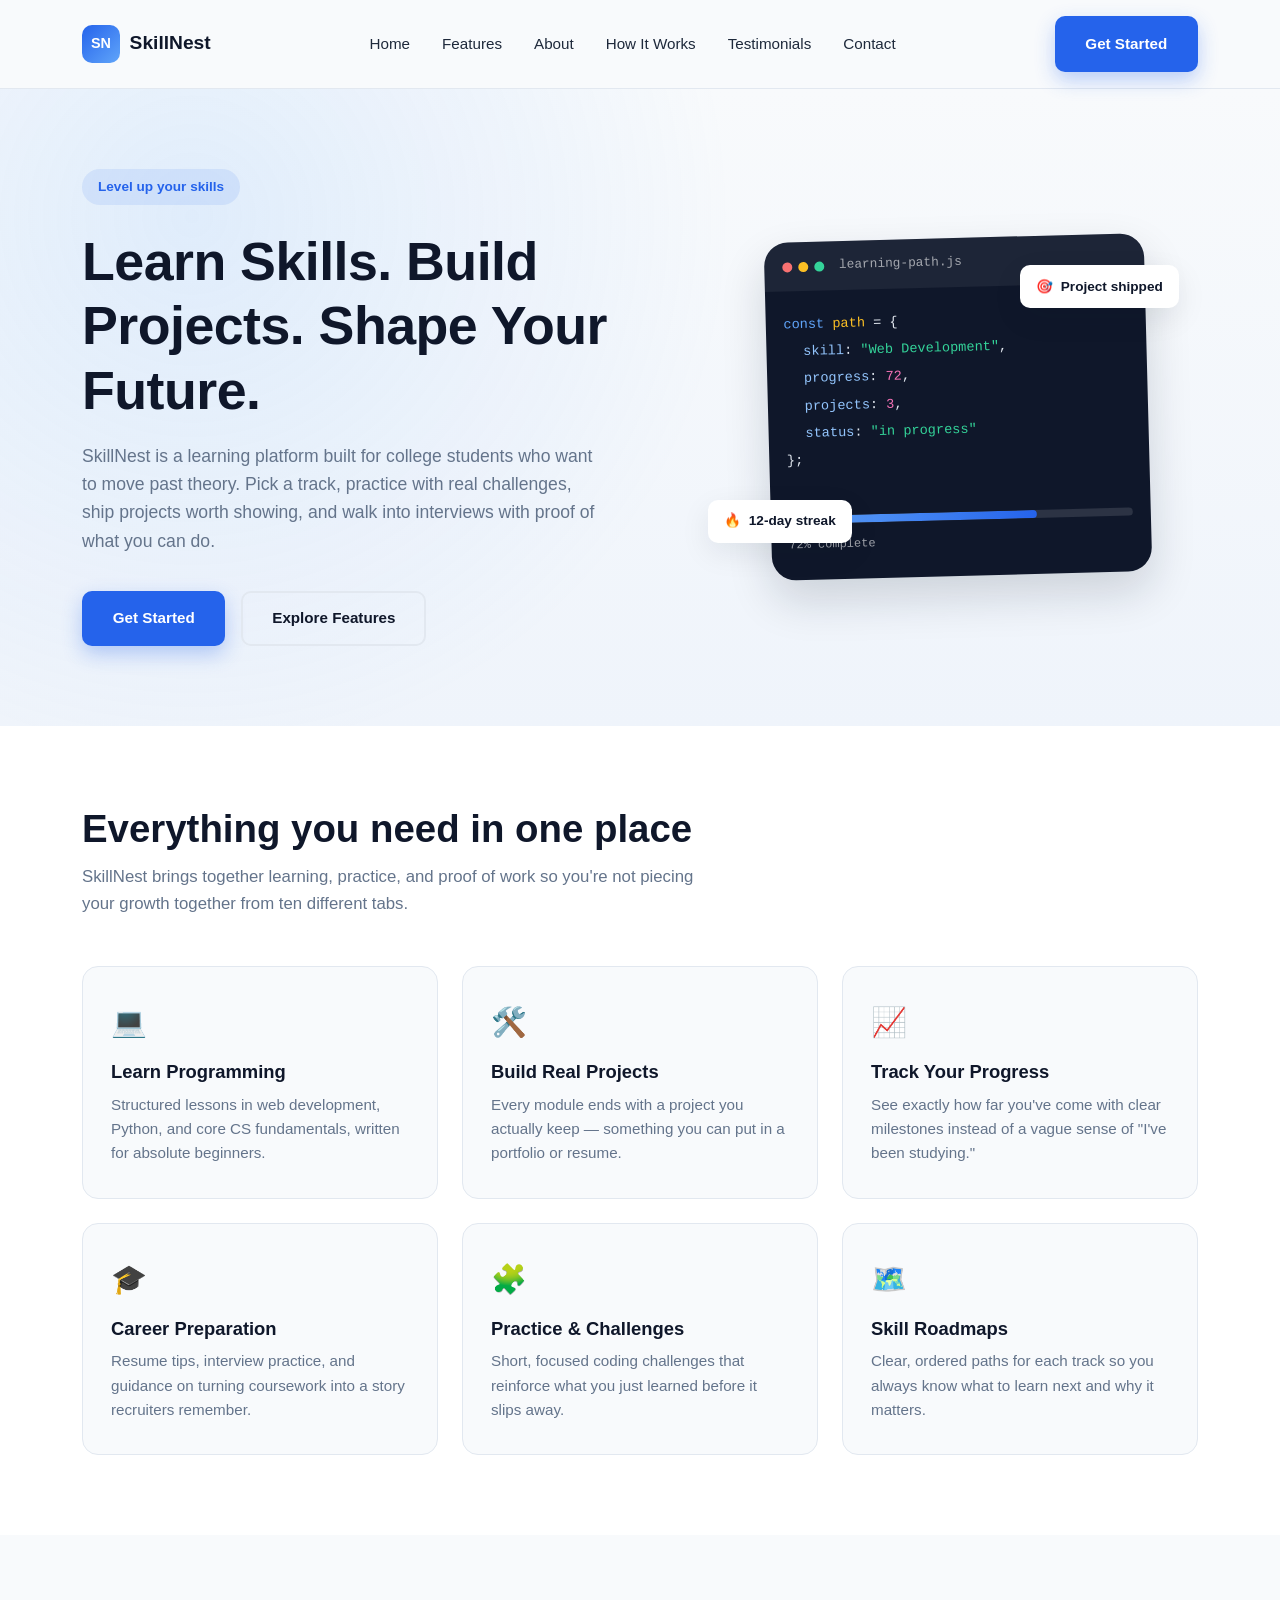
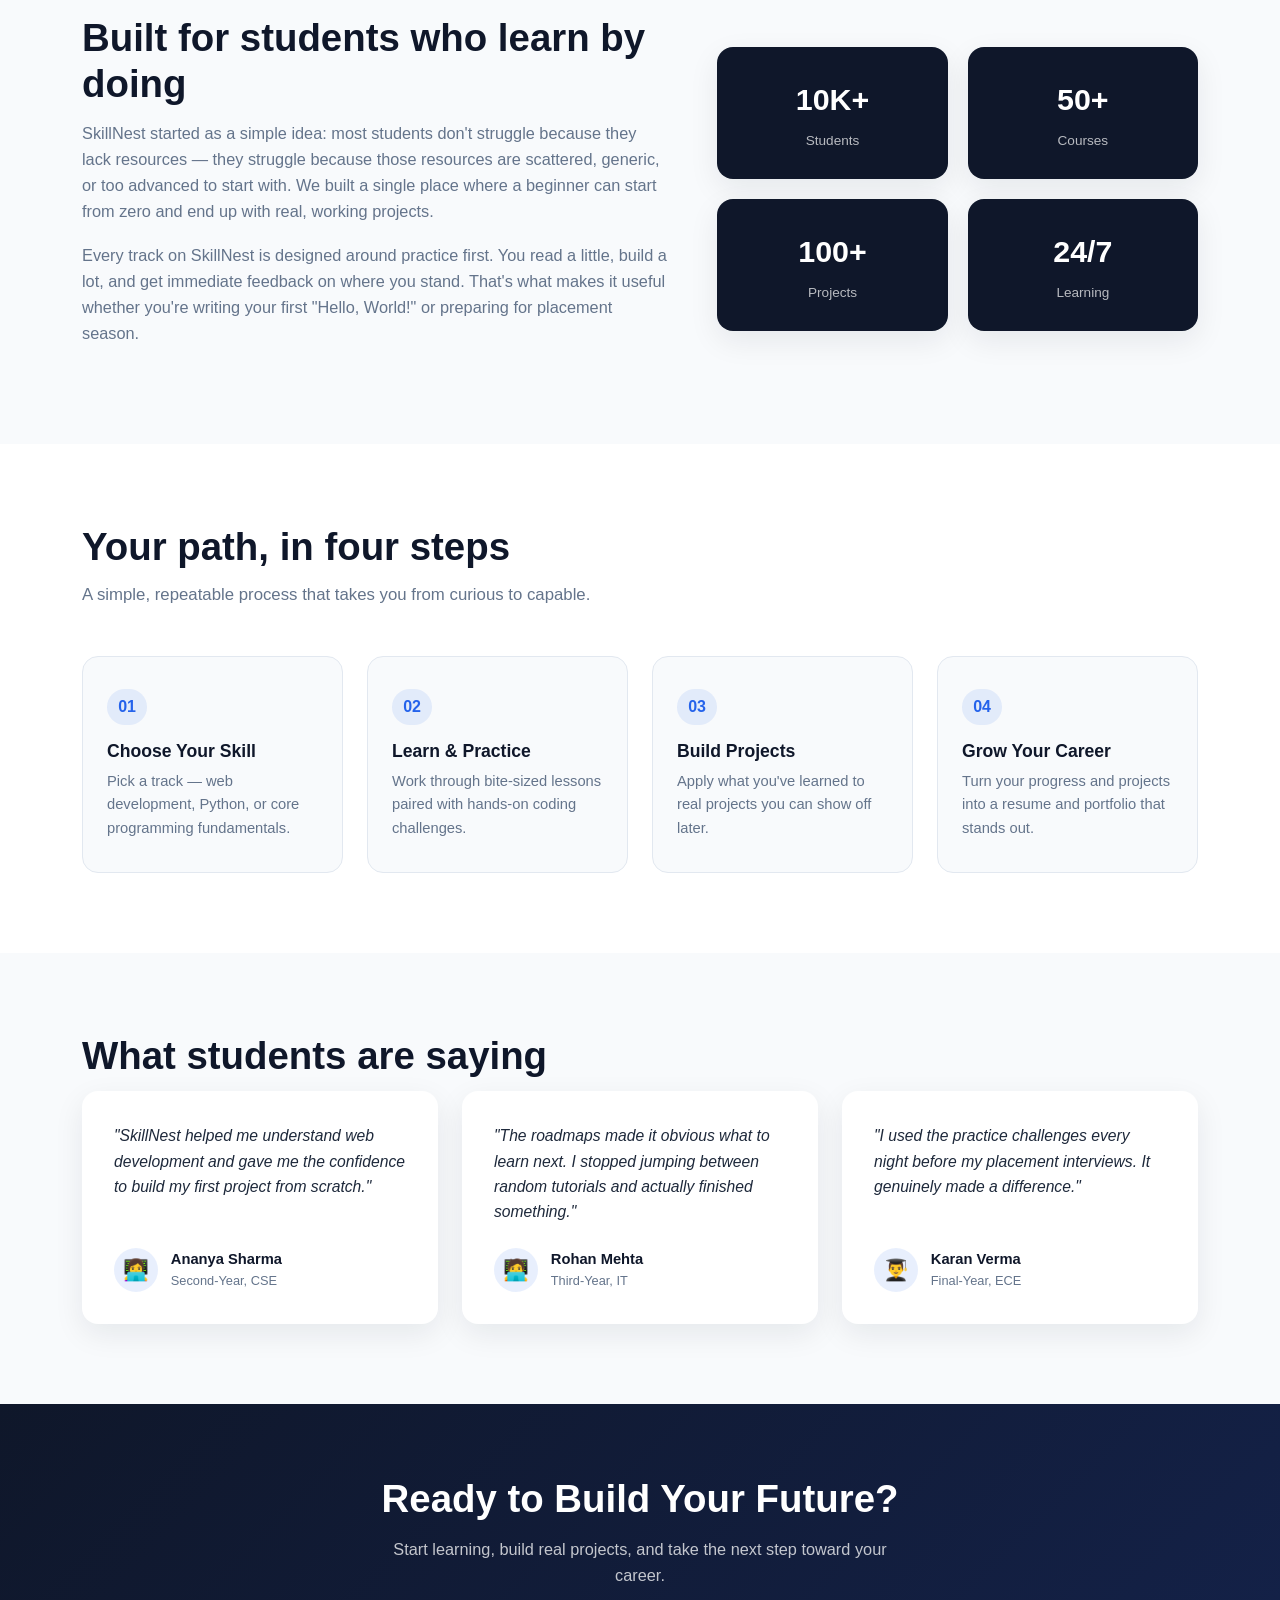
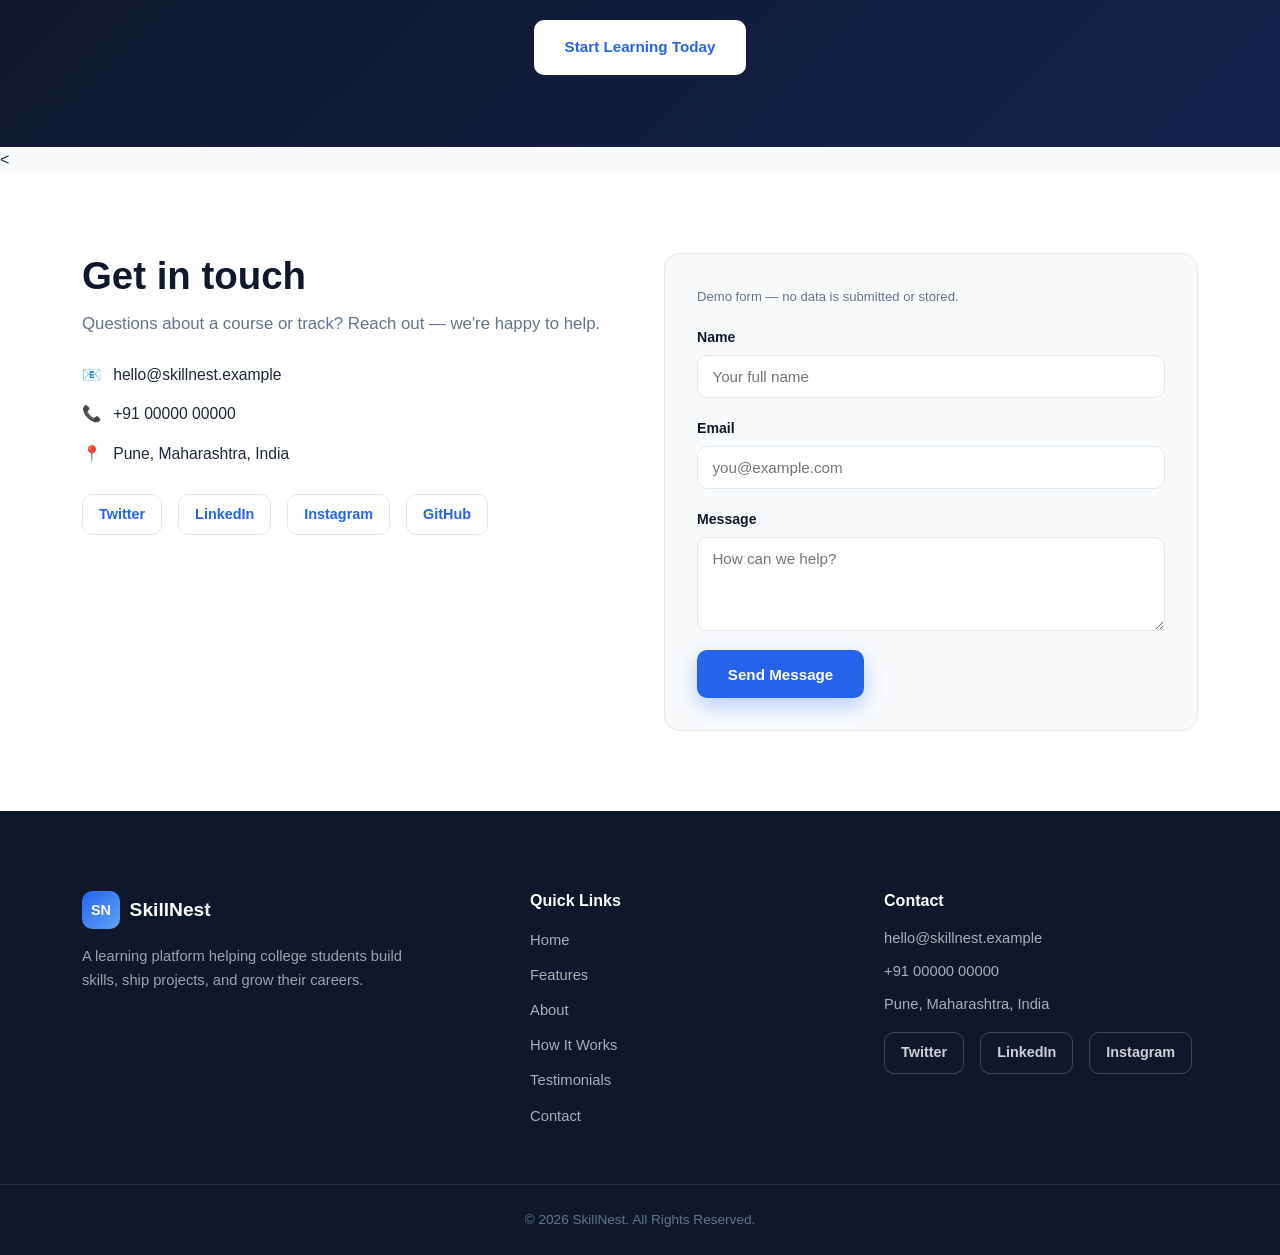
<file: index.html>
<!DOCTYPE html>
<html lang="en">
<head>
    <meta charset="UTF-8">
    <meta name="viewport" content="width=device-width, initial-scale=1.0">
    <meta http-equiv="refresh" content="0; url=WebDev-L1-LandingPage/index.html">
    <title>SkillNest – Learn. Build. Grow.</title>
</head>
<body>
    <p>Loading SkillNest...</p>
</body>
</html>
</file>
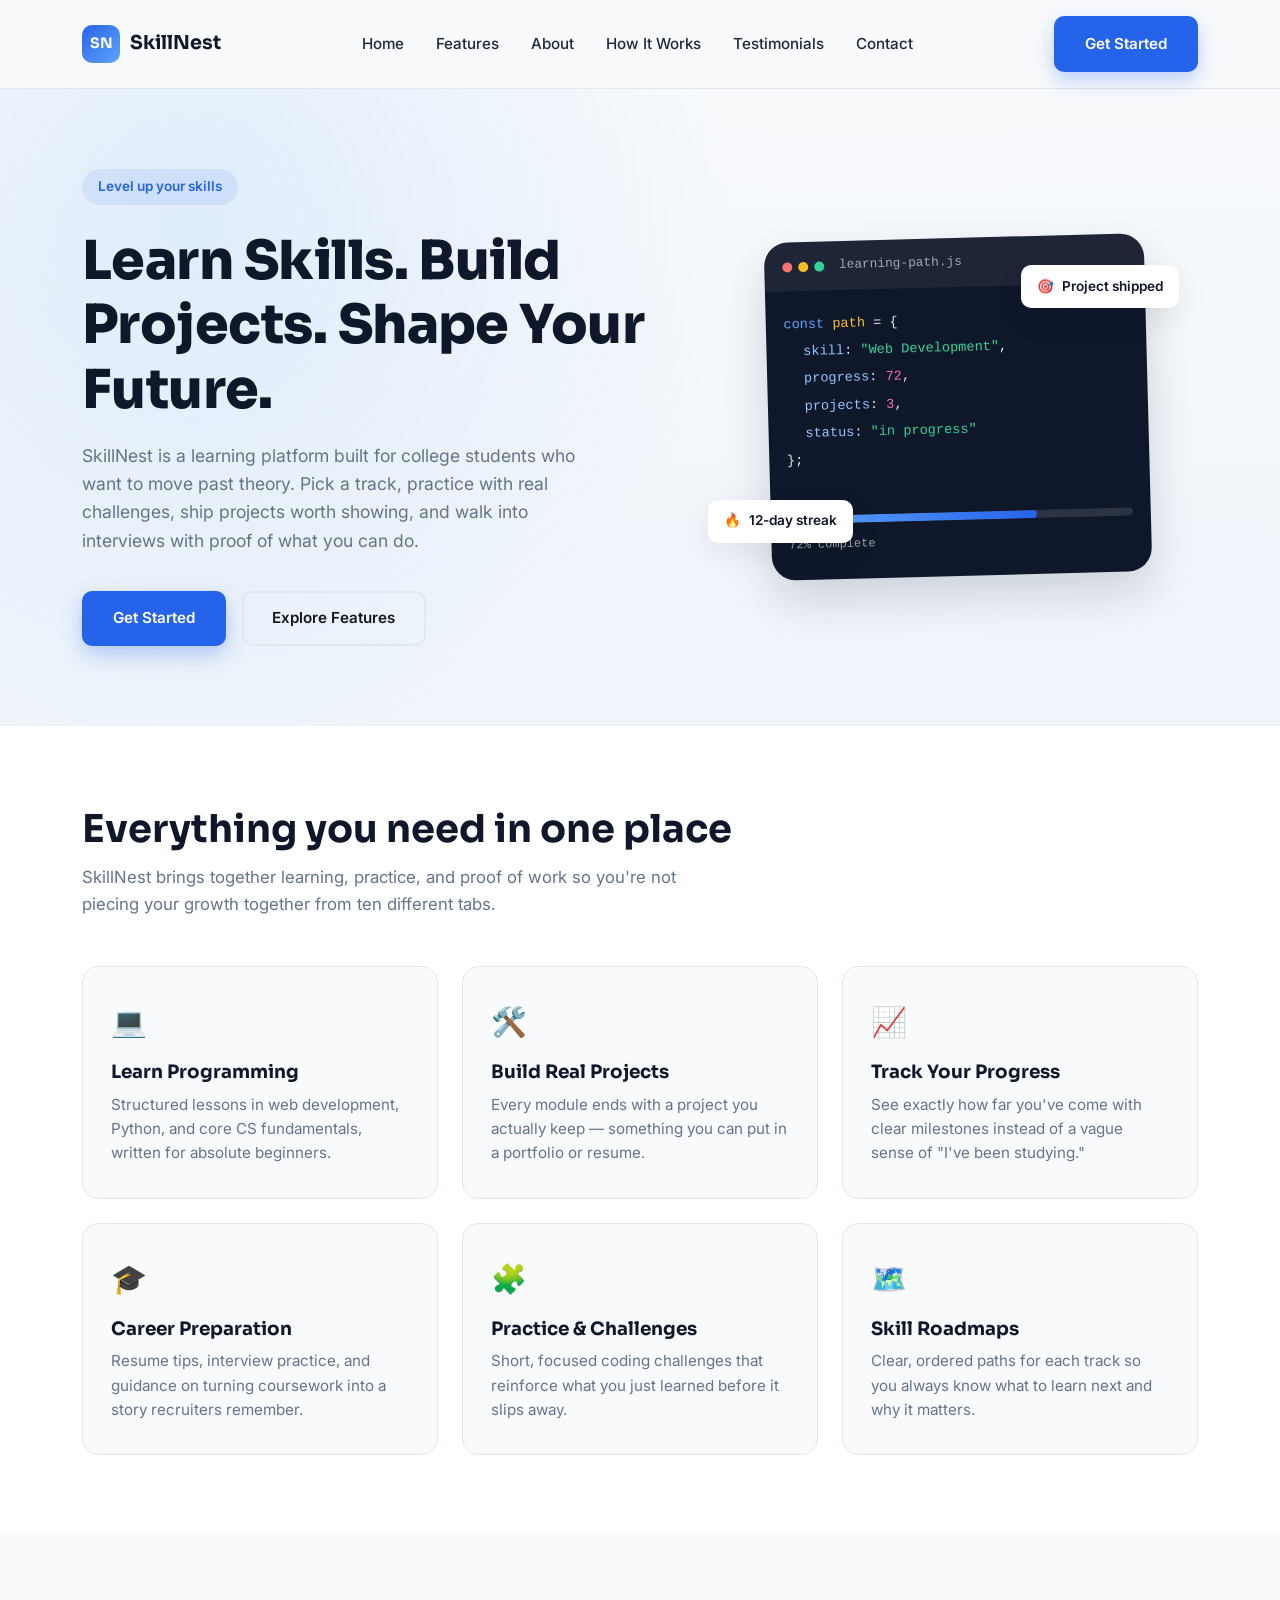
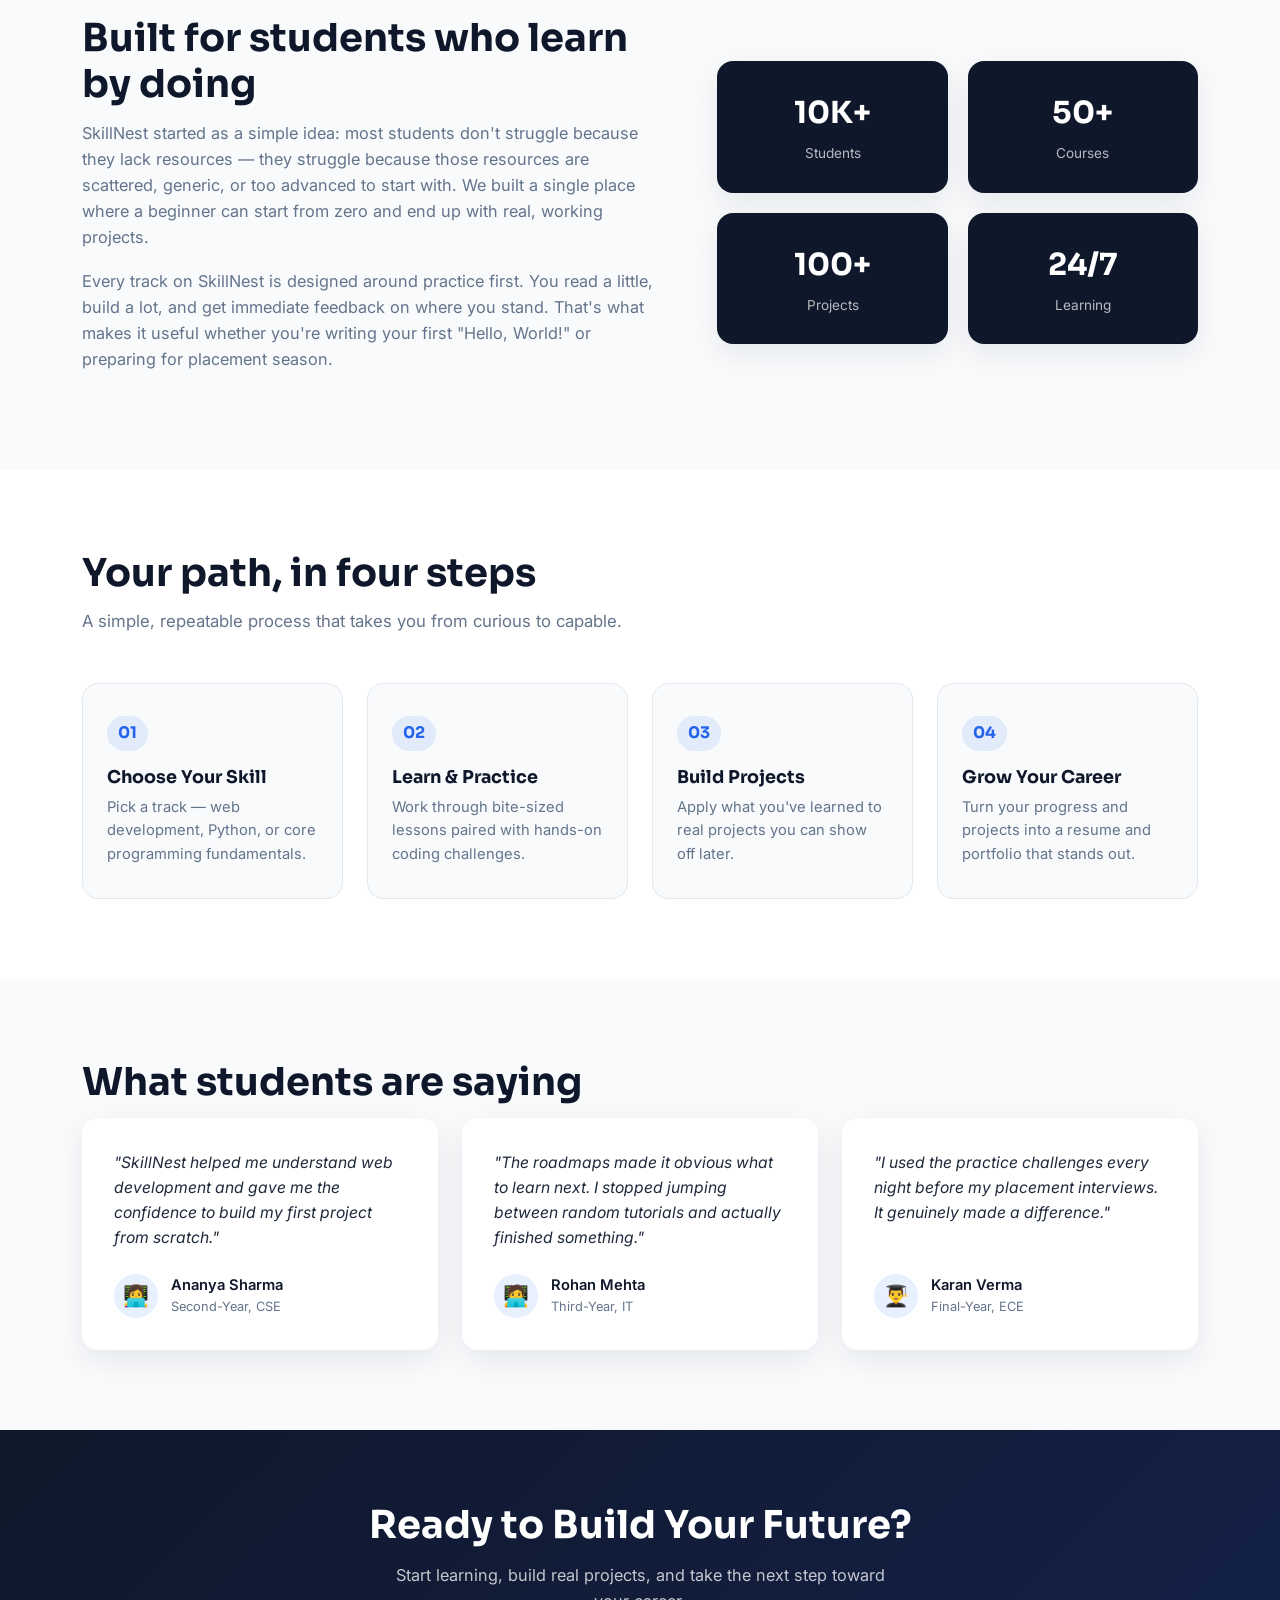
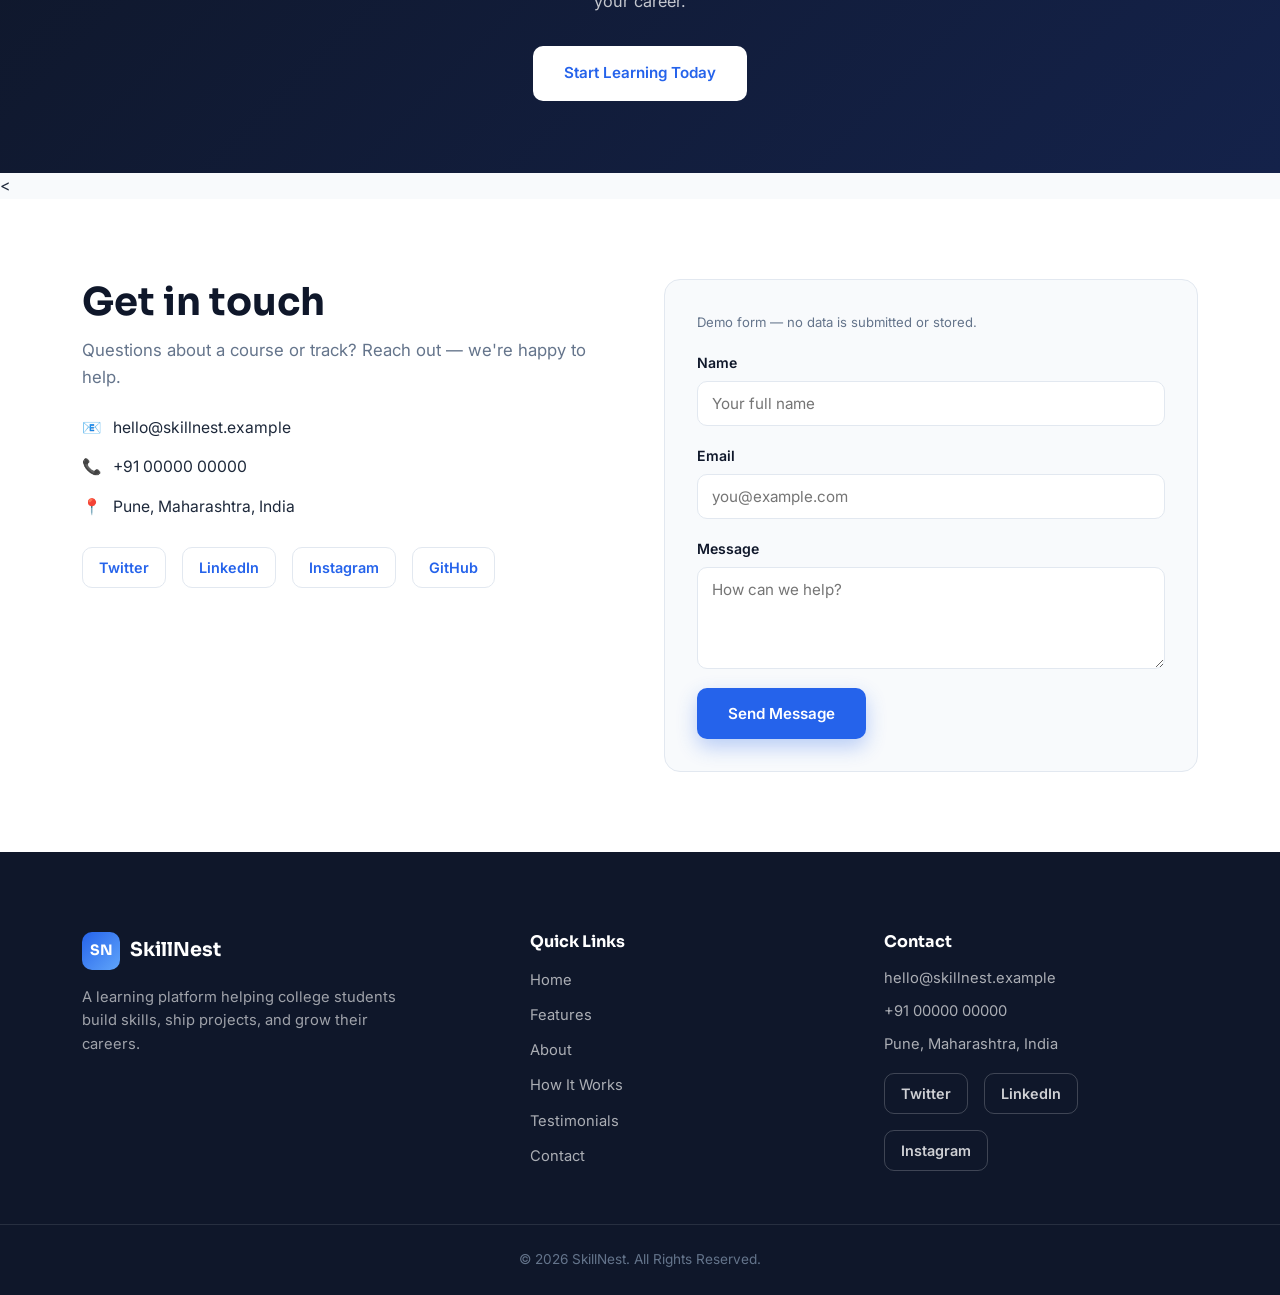
<file: WebDev-L1-LandingPage/index.html>
<!DOCTYPE html>
<html lang="en">
<head>
  <meta charset="UTF-8">
  <meta name="viewport" content="width=device-width, initial-scale=1.0">
  <title>SkillNest – Learn. Build. Grow.</title>
  <meta name="description" content="SkillNest is a modern learning platform for college students to learn programming, build real projects, and prepare for their careers.">

  
  <link rel="preconnect" href="https://fonts.googleapis.com">
  <link rel="preconnect" href="https://fonts.gstatic.com" crossorigin>
  <link href="https://fonts.googleapis.com/css2?family=Sora:wght@400;600;700;800&family=Inter:wght@400;500;600&display=swap" rel="stylesheet">

  <link rel="stylesheet" href="style.css">
</head>
<body>

  
  <header class="site-header">
    <nav class="navbar" aria-label="Primary navigation">
      <a href="#home" class="logo">
        <span class="logo-mark" aria-hidden="true">SN</span>
        <span class="logo-text">SkillNest</span>
      </a>

      <input type="checkbox" id="nav-toggle" class="nav-toggle" aria-hidden="true">
      <label for="nav-toggle" class="nav-toggle-label" aria-label="Open menu">
        <span></span>
        <span></span>
        <span></span>
      </label>

      <ul class="nav-links">
        <li><a href="#home">Home</a></li>
        <li><a href="#features">Features</a></li>
        <li><a href="#about">About</a></li>
        <li><a href="#how-it-works">How It Works</a></li>
        <li><a href="#testimonials">Testimonials</a></li>
        <li><a href="#contact">Contact</a></li>
      </ul>

      <a href="#contact" class="btn btn-primary nav-cta">Get Started</a>
    </nav>
  </header>

  <main>

    
    <section id="home" class="hero">
      <div class="hero-inner">
        <div class="hero-content">
          <p class="badge">Level up your skills</p>
          <h1 class="hero-title">Learn Skills. Build Projects. Shape Your Future.</h1>
          <p class="hero-subtitle">
            SkillNest is a learning platform built for college students who want to move past
            theory. Pick a track, practice with real challenges, ship projects worth showing,
            and walk into interviews with proof of what you can do.
          </p>
          <div class="hero-actions">
            <a href="#contact" class="btn btn-primary">Get Started</a>
            <a href="#features" class="btn btn-secondary">Explore Features</a>
          </div>
        </div>

        <div class="hero-visual" aria-hidden="true">
          <div class="code-card">
            <div class="code-card-header">
              <span class="dot dot-red"></span>
              <span class="dot dot-yellow"></span>
              <span class="dot dot-green"></span>
              <span class="code-card-title">learning-path.js</span>
            </div>
            <div class="code-card-body">
              <p><span class="code-key">const</span> <span class="code-var">path</span> = {</p>
              <p class="code-indent"><span class="code-prop">skill</span>: <span class="code-string">"Web Development"</span>,</p>
              <p class="code-indent"><span class="code-prop">progress</span>: <span class="code-number">72</span>,</p>
              <p class="code-indent"><span class="code-prop">projects</span>: <span class="code-number">3</span>,</p>
              <p class="code-indent"><span class="code-prop">status</span>: <span class="code-string">"in progress"</span></p>
              <p>};</p>
            </div>
            <div class="code-card-footer">
              <div class="progress-track">
                <div class="progress-fill"></div>
              </div>
              <span class="progress-label">72% complete</span>
            </div>
          </div>

          <div class="floating-chip chip-one">
            <span class="chip-icon">🎯</span>
            <span>Project shipped</span>
          </div>
          <div class="floating-chip chip-two">
            <span class="chip-icon">🔥</span>
            <span>12-day streak</span>
          </div>
        </div>
      </div>
    </section>

    
    <section id="features" class="features">
      <div class="section-inner">
        <h2 class="section-title">Everything you need in one place</h2>
        <p class="section-subtitle">
          SkillNest brings together learning, practice, and proof of work so you're not
          piecing your growth together from ten different tabs.
        </p>

        <div class="features-grid">
          <article class="feature-card">
            <div class="feature-icon">💻</div>
            <h3>Learn Programming</h3>
            <p>Structured lessons in web development, Python, and core CS fundamentals, written for absolute beginners.</p>
          </article>

          <article class="feature-card">
            <div class="feature-icon">🛠️</div>
            <h3>Build Real Projects</h3>
            <p>Every module ends with a project you actually keep — something you can put in a portfolio or resume.</p>
          </article>

          <article class="feature-card">
            <div class="feature-icon">📈</div>
            <h3>Track Your Progress</h3>
            <p>See exactly how far you've come with clear milestones instead of a vague sense of "I've been studying."</p>
          </article>

          <article class="feature-card">
            <div class="feature-icon">🎓</div>
            <h3>Career Preparation</h3>
            <p>Resume tips, interview practice, and guidance on turning coursework into a story recruiters remember.</p>
          </article>

          <article class="feature-card">
            <div class="feature-icon">🧩</div>
            <h3>Practice &amp; Challenges</h3>
            <p>Short, focused coding challenges that reinforce what you just learned before it slips away.</p>
          </article>

          <article class="feature-card">
            <div class="feature-icon">🗺️</div>
            <h3>Skill Roadmaps</h3>
            <p>Clear, ordered paths for each track so you always know what to learn next and why it matters.</p>
          </article>
        </div>
      </div>
    </section>

    
    <section id="about" class="about">
      <div class="section-inner about-grid">
        <div class="about-text">
          <h2 class="section-title">Built for students who learn by doing</h2>
          <p>
            SkillNest started as a simple idea: most students don't struggle because they lack
            resources — they struggle because those resources are scattered, generic, or too
            advanced to start with. We built a single place where a beginner can start from
            zero and end up with real, working projects.
          </p>
          <p>
            Every track on SkillNest is designed around practice first. You read a little,
            build a lot, and get immediate feedback on where you stand. That's what makes it
            useful whether you're writing your first "Hello, World!" or preparing for
            placement season.
          </p>
        </div>

        <div class="about-stats">
          <div class="stat-card">
            <span class="stat-number">10K+</span>
            <span class="stat-label">Students</span>
          </div>
          <div class="stat-card">
            <span class="stat-number">50+</span>
            <span class="stat-label">Courses</span>
          </div>
          <div class="stat-card">
            <span class="stat-number">100+</span>
            <span class="stat-label">Projects</span>
          </div>
          <div class="stat-card">
            <span class="stat-number">24/7</span>
            <span class="stat-label">Learning</span>
          </div>
        </div>
      </div>
    </section>

    
    <section id="how-it-works" class="how-it-works">
      <div class="section-inner">
        <h2 class="section-title">Your path, in four steps</h2>
        <p class="section-subtitle">A simple, repeatable process that takes you from curious to capable.</p>

        <ol class="steps">
          <li class="step-card">
            <span class="step-number">01</span>
            <h3>Choose Your Skill</h3>
            <p>Pick a track — web development, Python, or core programming fundamentals.</p>
          </li>
          <li class="step-card">
            <span class="step-number">02</span>
            <h3>Learn &amp; Practice</h3>
            <p>Work through bite-sized lessons paired with hands-on coding challenges.</p>
          </li>
          <li class="step-card">
            <span class="step-number">03</span>
            <h3>Build Projects</h3>
            <p>Apply what you've learned to real projects you can show off later.</p>
          </li>
          <li class="step-card">
            <span class="step-number">04</span>
            <h3>Grow Your Career</h3>
            <p>Turn your progress and projects into a resume and portfolio that stands out.</p>
          </li>
        </ol>
      </div>
    </section>

    
    <section id="testimonials" class="testimonials">
      <div class="section-inner">
        <h2 class="section-title">What students are saying</h2>

        <div class="testimonials-grid">
          <figure class="testimonial-card">
            <blockquote>
              "SkillNest helped me understand web development and gave me the confidence to
              build my first project from scratch."
            </blockquote>
            <figcaption>
              <span class="avatar" aria-hidden="true">👩‍💻</span>
              <div>
                <span class="testimonial-name">Ananya Sharma</span>
                <span class="testimonial-role">Second-Year, CSE</span>
              </div>
            </figcaption>
          </figure>

          <figure class="testimonial-card">
            <blockquote>
              "The roadmaps made it obvious what to learn next. I stopped jumping between
              random tutorials and actually finished something."
            </blockquote>
            <figcaption>
              <span class="avatar" aria-hidden="true">🧑‍💻</span>
              <div>
                <span class="testimonial-name">Rohan Mehta</span>
                <span class="testimonial-role">Third-Year, IT</span>
              </div>
            </figcaption>
          </figure>

          <figure class="testimonial-card">
            <blockquote>
              "I used the practice challenges every night before my placement interviews.
              It genuinely made a difference."
            </blockquote>
            <figcaption>
              <span class="avatar" aria-hidden="true">👨‍🎓</span>
              <div>
                <span class="testimonial-name">Karan Verma</span>
                <span class="testimonial-role">Final-Year, ECE</span>
              </div>
            </figcaption>
          </figure>
        </div>
      </div>
    </section>

    
    <section class="cta">
      <div class="section-inner cta-inner">
        <h2>Ready to Build Your Future?</h2>
        <p>Start learning, build real projects, and take the next step toward your career.</p>
        <a href="#features" class="btn btn-light">Start Learning Today</a>
      </div>
    </section>

    <
    <section id="contact" class="contact">
      <div class="section-inner contact-grid">
        <div class="contact-info">
          <h2 class="section-title">Get in touch</h2>
          <p class="section-subtitle" style="margin-bottom: 1.5rem;">
            Questions about a course or track? Reach out — we're happy to help.
          </p>

          <ul class="contact-list">
            <li><span aria-hidden="true">📧</span> hello@skillnest.example</li>
            <li><span aria-hidden="true">📞</span> +91 00000 00000</li>
            <li><span aria-hidden="true">📍</span> Pune, Maharashtra, India</li>
          </ul>

          <div class="social-links">
            <a href="#" aria-label="SkillNest on Twitter">Twitter</a>
            <a href="#" aria-label="SkillNest on LinkedIn">LinkedIn</a>
            <a href="#" aria-label="SkillNest on Instagram">Instagram</a>
            <a href="#" aria-label="SkillNest on GitHub">GitHub</a>
          </div>
        </div>

        <form class="contact-form" action="#" method="post">
          <p class="form-note">Demo form — no data is submitted or stored.</p>

          <label for="name">Name</label>
          <input type="text" id="name" name="name" placeholder="Your full name" required>

          <label for="email">Email</label>
          <input type="email" id="email" name="email" placeholder="you@example.com" required>

          <label for="message">Message</label>
          <textarea id="message" name="message" rows="4" placeholder="How can we help?" required></textarea>

          <button type="submit" class="btn btn-primary">Send Message</button>
        </form>
      </div>
    </section>

  </main>

  
  <footer class="site-footer">
    <div class="section-inner footer-grid">
      <div class="footer-brand">
        <a href="#home" class="logo">
          <span class="logo-mark" aria-hidden="true">SN</span>
          <span class="logo-text">SkillNest</span>
        </a>
        <p>A learning platform helping college students build skills, ship projects, and grow their careers.</p>
      </div>

      <div class="footer-links">
        <h4>Quick Links</h4>
        <ul>
          <li><a href="#home">Home</a></li>
          <li><a href="#features">Features</a></li>
          <li><a href="#about">About</a></li>
          <li><a href="#how-it-works">How It Works</a></li>
          <li><a href="#testimonials">Testimonials</a></li>
          <li><a href="#contact">Contact</a></li>
        </ul>
      </div>

      <div class="footer-contact">
        <h4>Contact</h4>
        <ul>
          <li>hello@skillnest.example</li>
          <li>+91 00000 00000</li>
          <li>Pune, Maharashtra, India</li>
        </ul>
        <div class="social-links">
          <a href="#" aria-label="SkillNest on Twitter">Twitter</a>
          <a href="#" aria-label="SkillNest on LinkedIn">LinkedIn</a>
          <a href="#" aria-label="SkillNest on Instagram">Instagram</a>
        </div>
      </div>
    </div>

    <p class="copyright">© 2026 SkillNest. All Rights Reserved.</p>
  </footer>

</body>
</html>
</file>
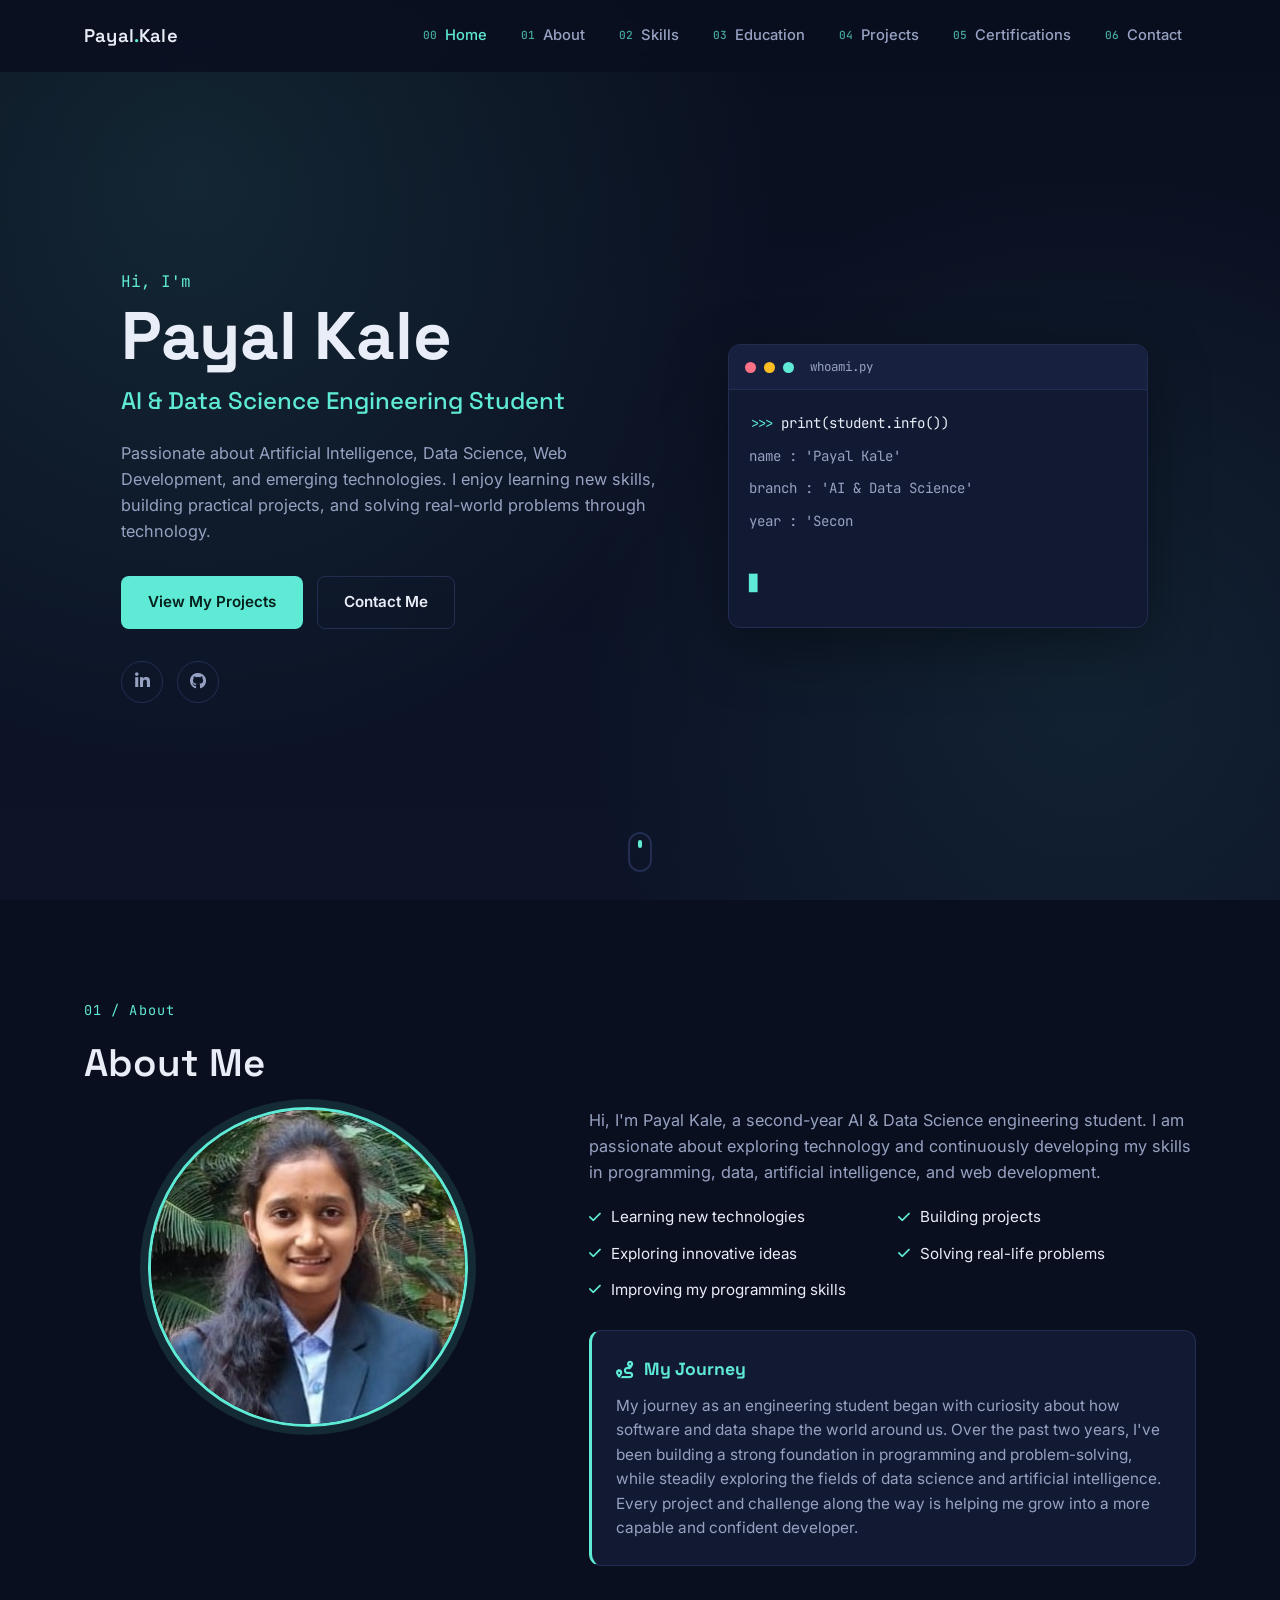
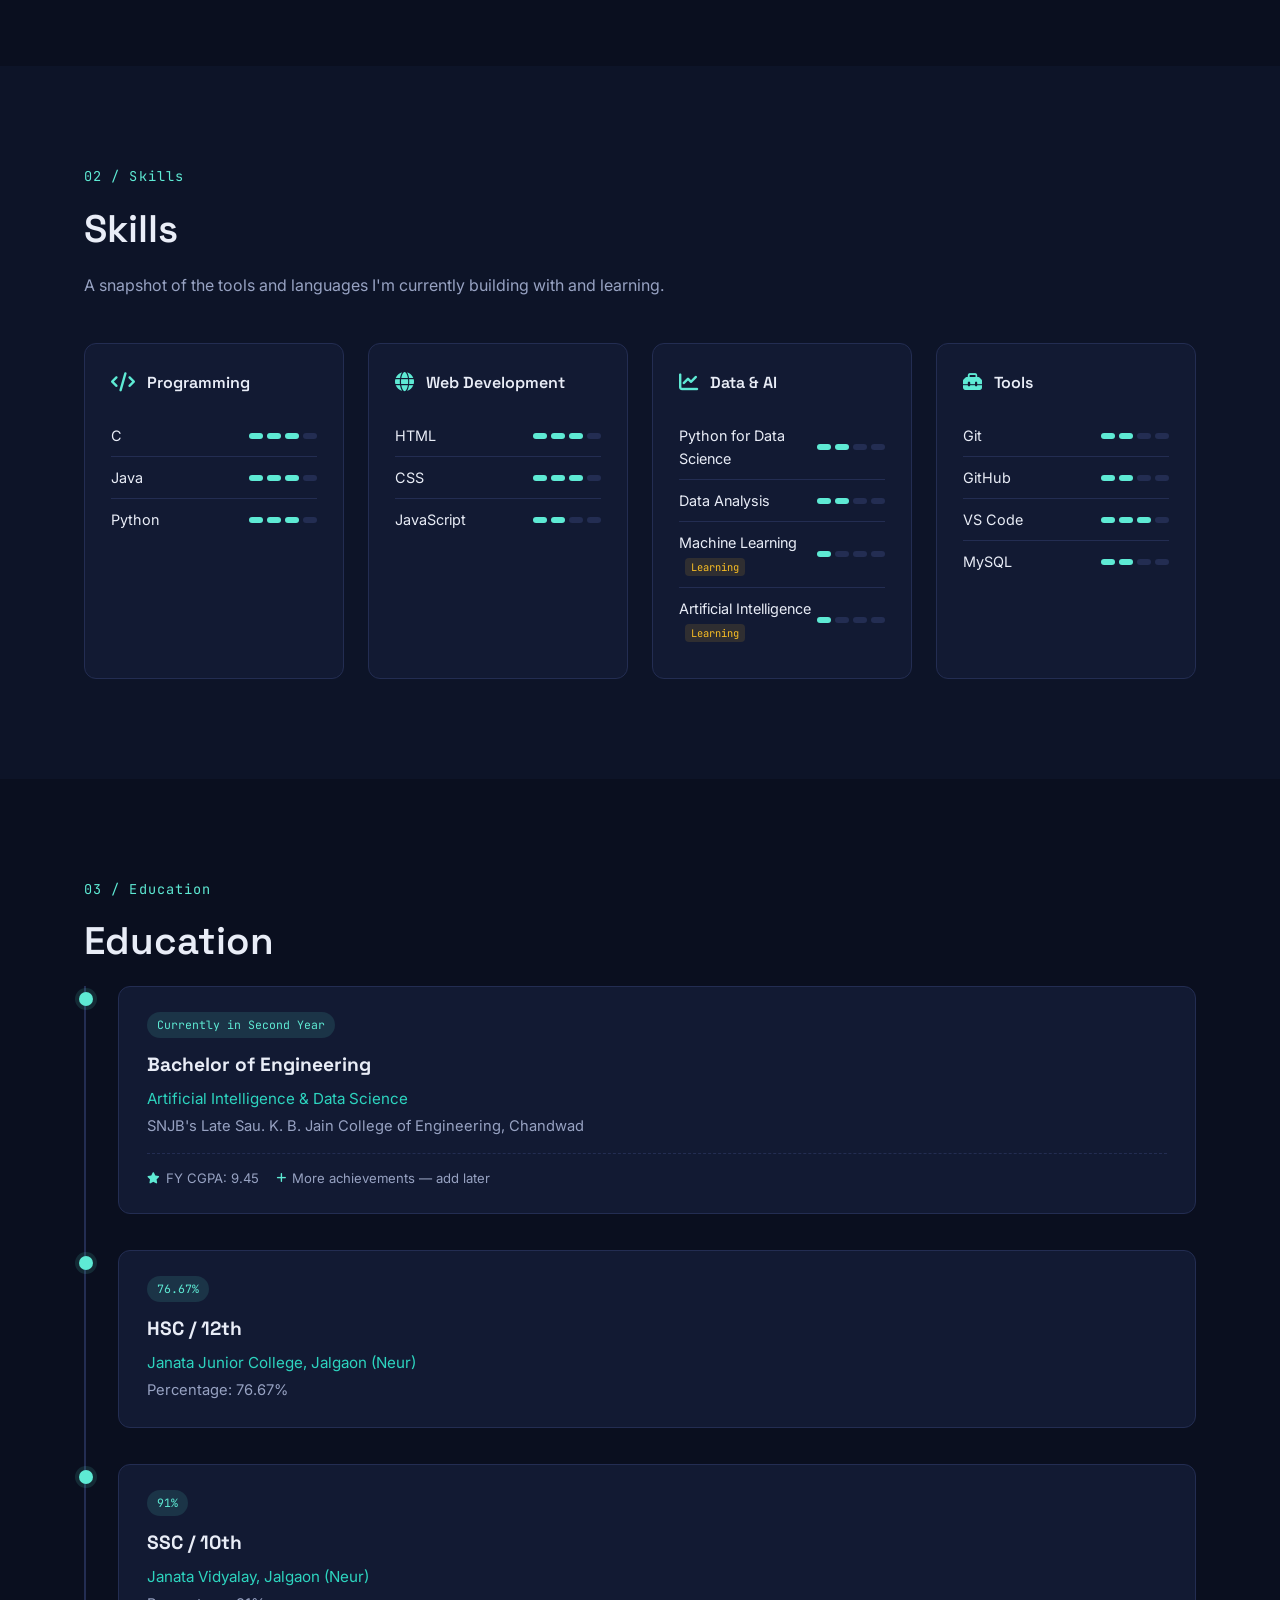
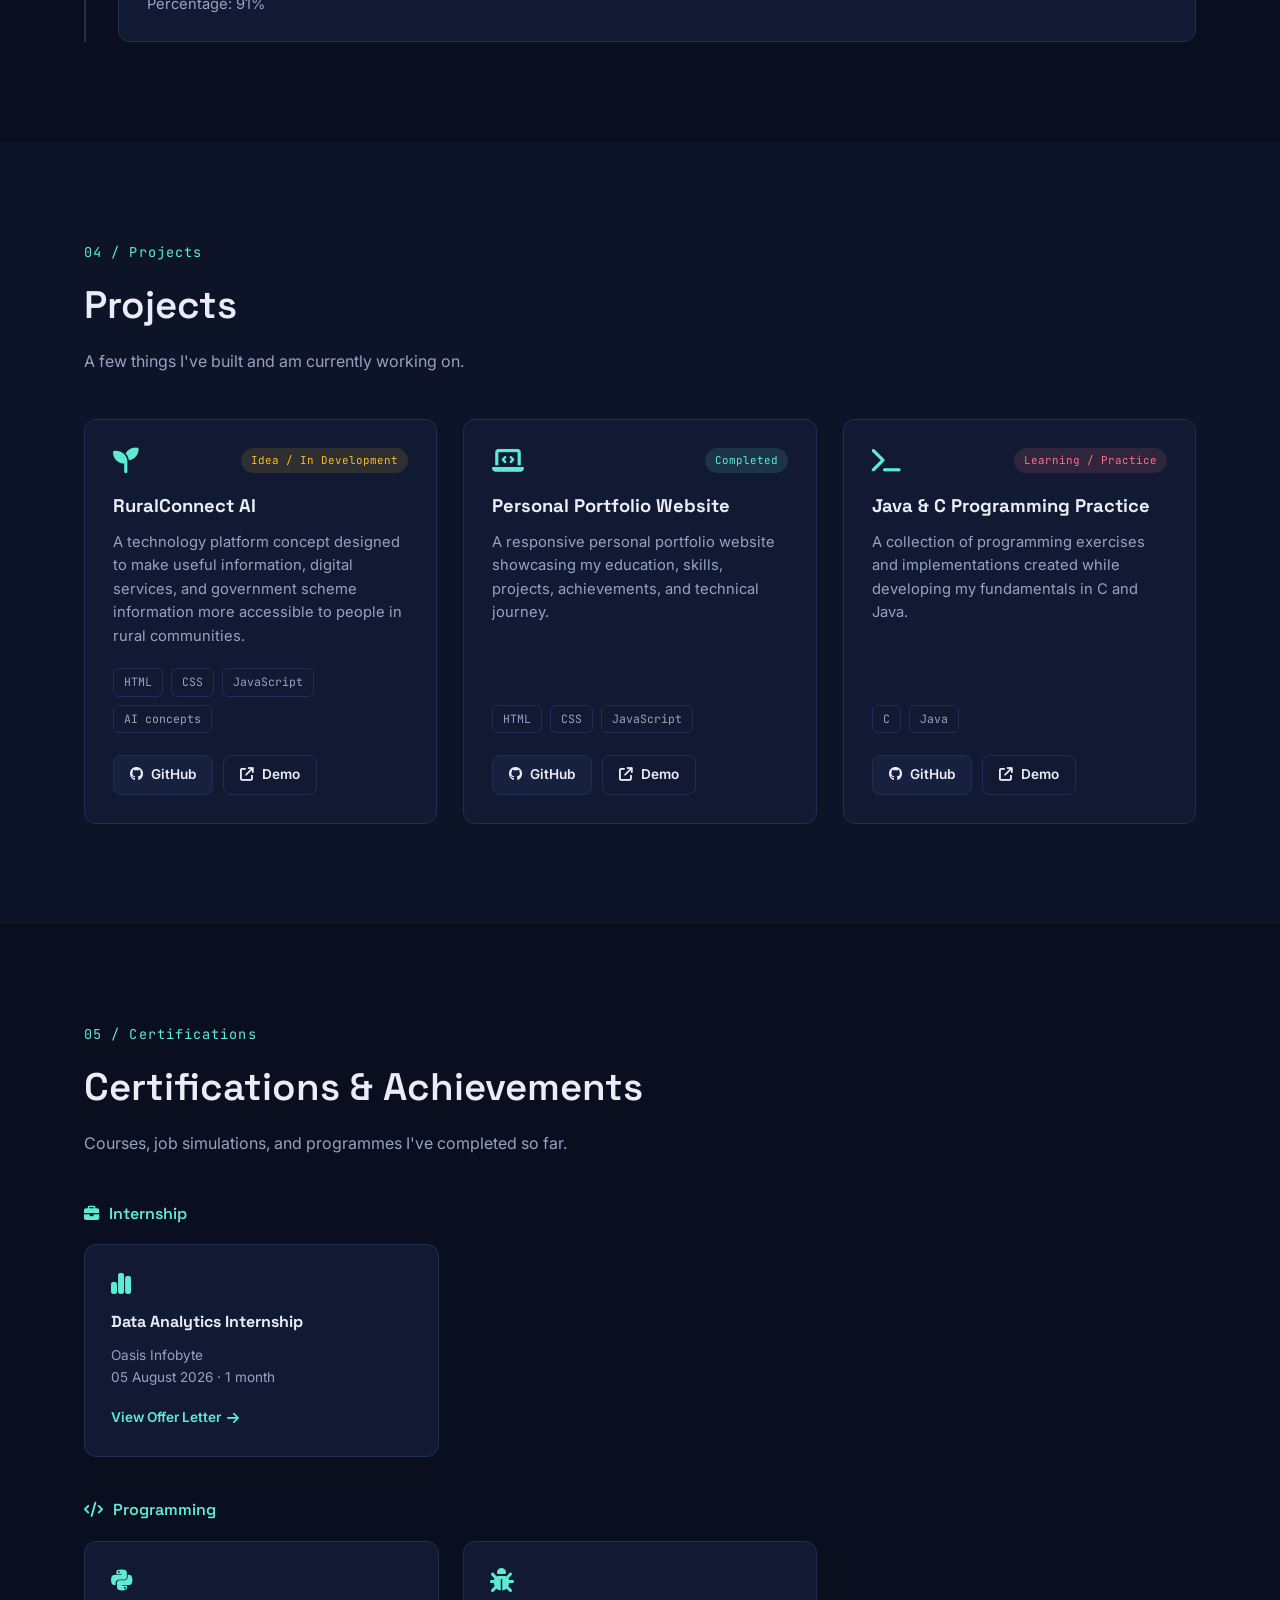
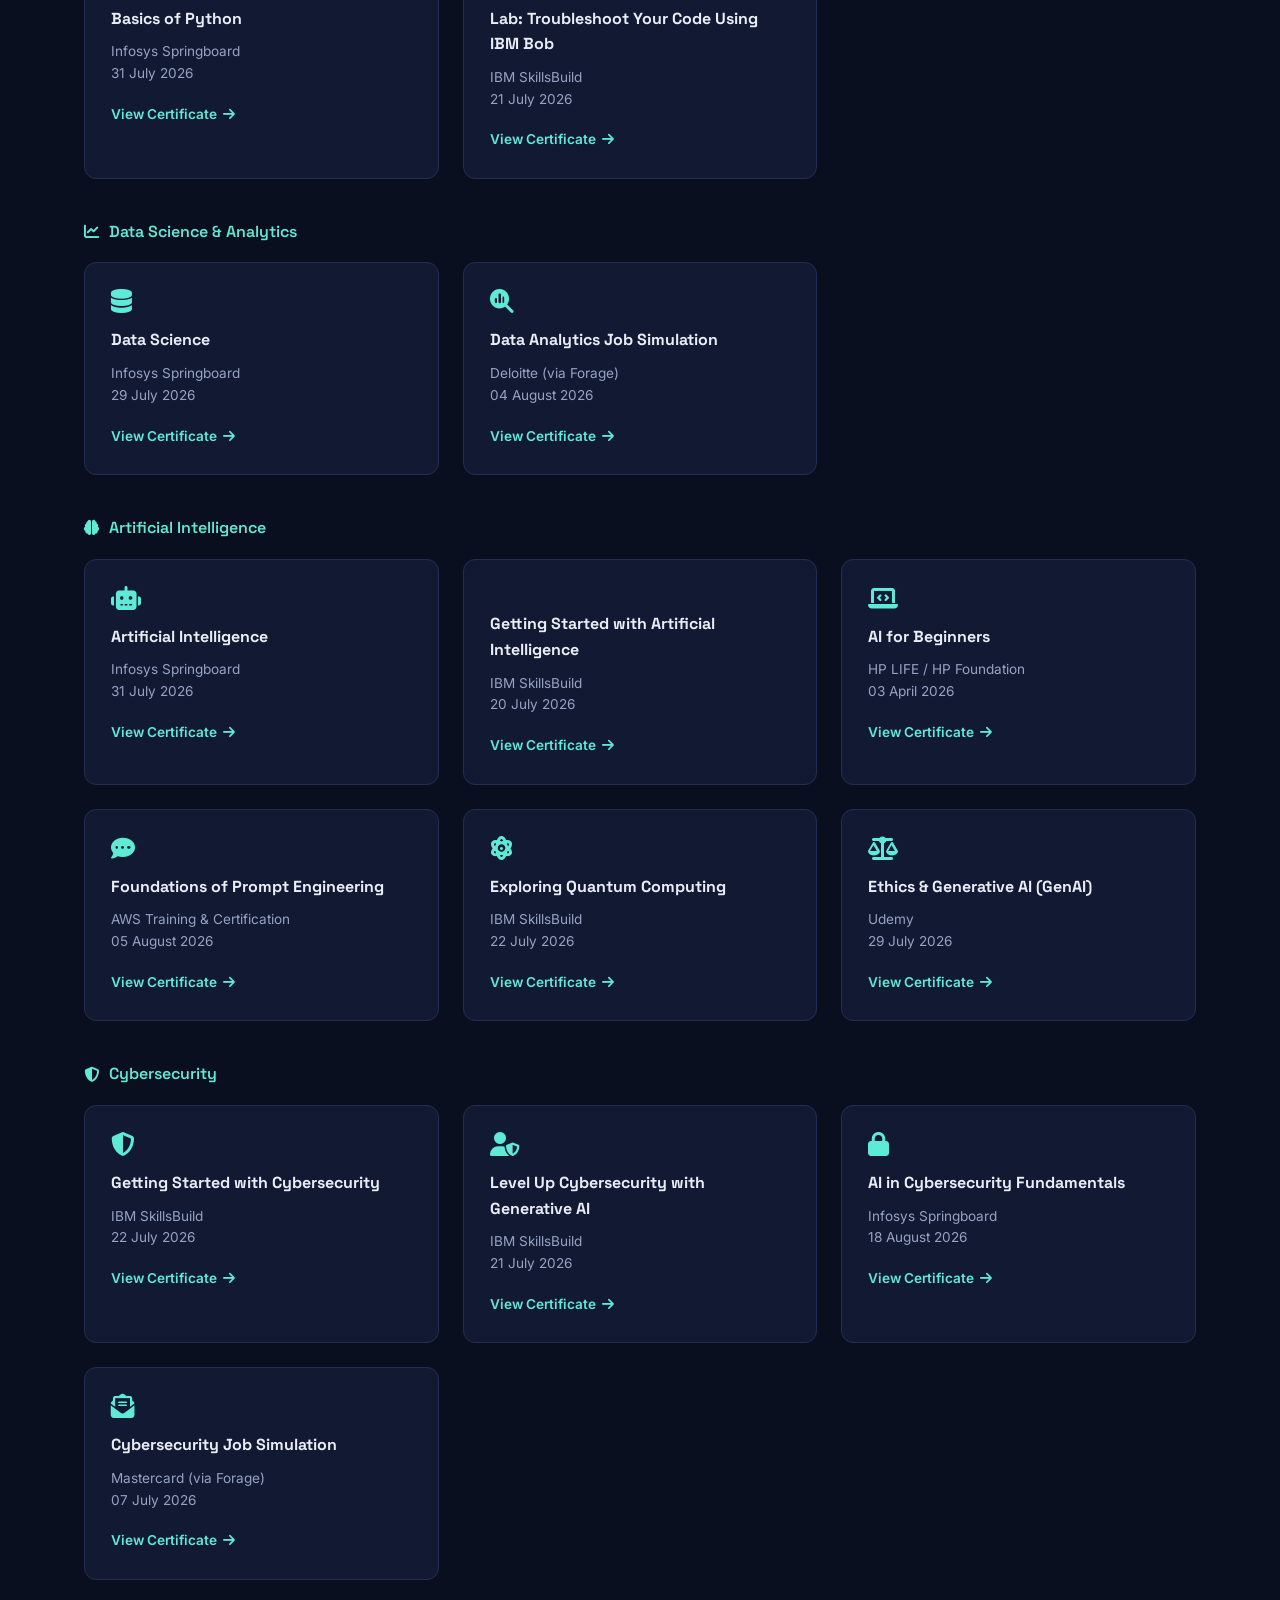
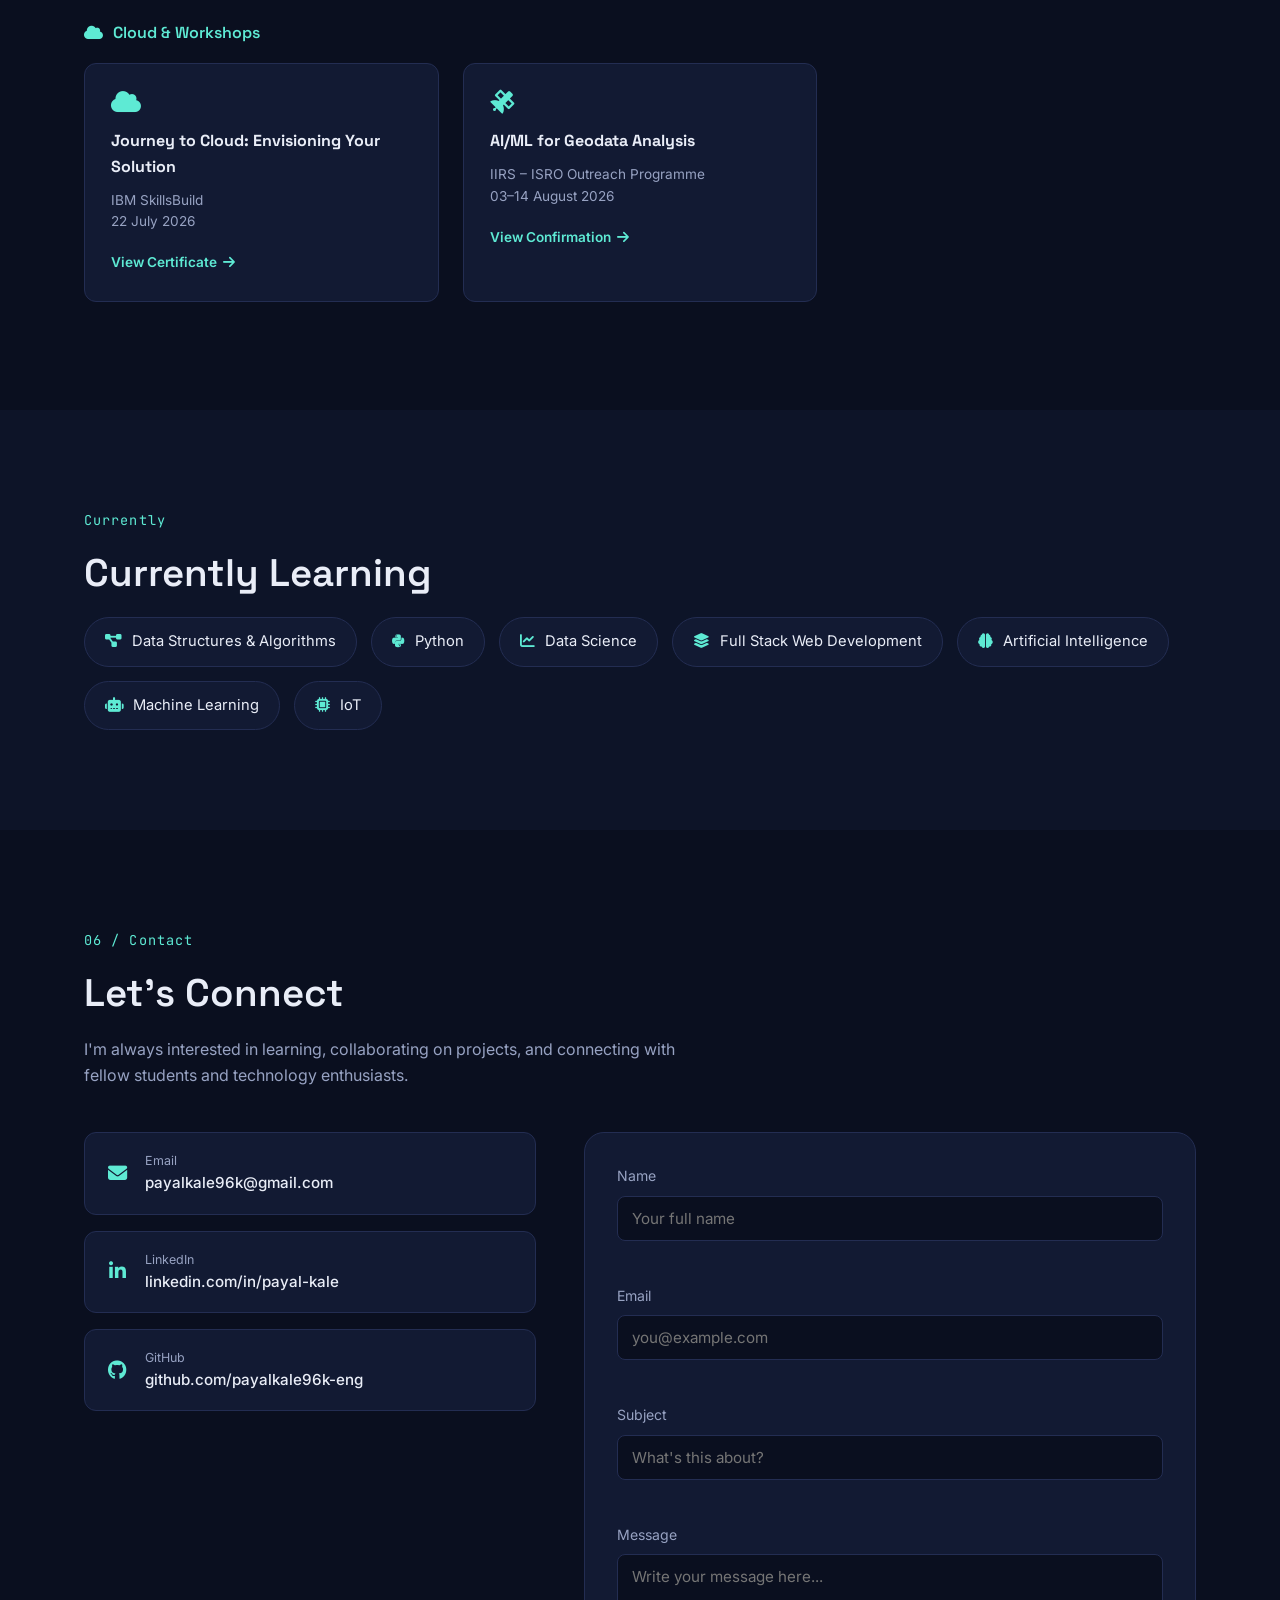
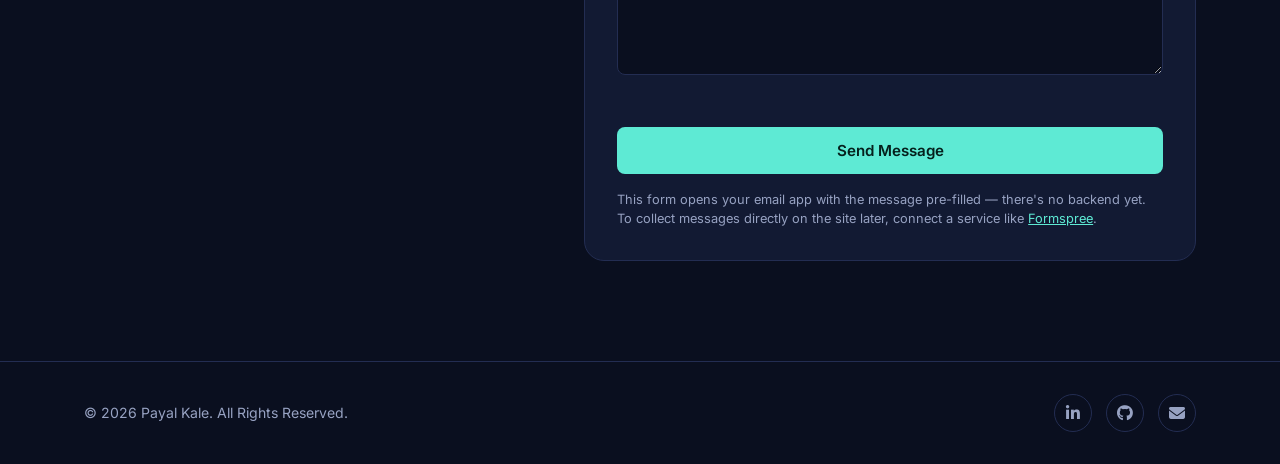
<file: WebDev-L1-PersonalPortfolio/index.html>
<!DOCTYPE html>
<html lang="en">
<head>
  <meta charset="UTF-8">
  <meta name="viewport" content="width=device-width, initial-scale=1.0">
  <title>Payal Kale | AI &amp; Data Science Engineering Student</title>
  <meta name="description" content="Portfolio of Payal Kale, a second-year AI & Data Science Engineering student passionate about artificial intelligence, data science, and web development.">
  <meta name="keywords" content="Payal Kale, AI Engineering Student, Data Science, Portfolio, Web Development, Machine Learning">
  <meta name="author" content="Payal Kale">

  <!-- Open Graph -->
  <meta property="og:title" content="Payal Kale | AI & Data Science Engineering Student">
  <meta property="og:description" content="Portfolio of Payal Kale, a second-year AI & Data Science Engineering student passionate about artificial intelligence, data science, and web development.">
  <meta property="og:type" content="website">
  <meta property="og:image" content="assets/profile.jpg">

  <!-- Fonts -->
  <link rel="preconnect" href="https://fonts.googleapis.com">
  <link rel="preconnect" href="https://fonts.gstatic.com" crossorigin>
  <link href="https://fonts.googleapis.com/css2?family=Space+Grotesk:wght@500;600;700&family=Inter:wght@400;500;600&family=JetBrains+Mono:wght@400;500&display=swap" rel="stylesheet">

  <!-- Font Awesome -->
  <link rel="stylesheet" href="https://cdnjs.cloudflare.com/ajax/libs/font-awesome/6.5.1/css/all.min.css">

  <link rel="stylesheet" href="style.css">
</head>
<body>

  <!-- ================= NAVIGATION ================= -->
  <header class="navbar" id="navbar">
    <div class="nav-inner">
      <a href="#home" class="nav-logo">Payal<span class="accent-dot">.</span>Kale</a>

      <nav class="nav-links" id="navLinks">
        <a href="#home" class="nav-link active" data-section="home"><span class="nav-index">00</span>Home</a>
        <a href="#about" class="nav-link" data-section="about"><span class="nav-index">01</span>About</a>
        <a href="#skills" class="nav-link" data-section="skills"><span class="nav-index">02</span>Skills</a>
        <a href="#education" class="nav-link" data-section="education"><span class="nav-index">03</span>Education</a>
        <a href="#projects" class="nav-link" data-section="projects"><span class="nav-index">04</span>Projects</a>
        <a href="#certifications" class="nav-link" data-section="certifications"><span class="nav-index">05</span>Certifications</a>
        <a href="#contact" class="nav-link" data-section="contact"><span class="nav-index">06</span>Contact</a>
      </nav>

      <button class="hamburger" id="hamburger" aria-label="Toggle navigation menu" aria-expanded="false" aria-controls="navLinks">
        <span></span>
        <span></span>
        <span></span>
      </button>
    </div>
  </header>

  <!-- ================= HERO ================= -->
  <section id="home" class="hero">
    <div class="hero-bg" aria-hidden="true"></div>
    <div class="container hero-inner">
      <div class="hero-content">
        <p class="hero-eyebrow reveal">Hi, I'm</p>
        <h1 class="hero-title reveal">Payal Kale</h1>
        <h2 class="hero-headline reveal">AI &amp; Data Science Engineering Student</h2>
        <p class="hero-desc reveal">Passionate about Artificial Intelligence, Data Science, Web Development, and emerging technologies. I enjoy learning new skills, building practical projects, and solving real-world problems through technology.</p>

        <div class="hero-buttons reveal">
          <a href="#projects" class="btn btn-primary">View My Projects</a>
          <a href="#contact" class="btn btn-outline">Contact Me</a>
        </div>

        <div class="hero-socials reveal">
          <a href="https://www.linkedin.com/in/payal-kale-8ab594393" target="_blank" rel="noopener noreferrer" aria-label="LinkedIn profile"><i class="fa-brands fa-linkedin-in"></i></a>
          <a href="https://github.com/payalkale96k-eng" target="_blank" rel="noopener noreferrer" aria-label="GitHub profile"><i class="fa-brands fa-github"></i></a>
        </div>
      </div>

      <div class="hero-terminal reveal" aria-hidden="true">
        <div class="terminal-window">
          <div class="terminal-bar">
            <span class="dot dot-red"></span>
            <span class="dot dot-yellow"></span>
            <span class="dot dot-green"></span>
            <span class="terminal-title">whoami.py</span>
          </div>
          <div class="terminal-body">
            <p><span class="t-prompt">&gt;&gt;&gt;</span> <span class="t-cmd">print(student.info())</span></p>
            <p class="t-line" id="typedLine1"></p>
            <p class="t-line" id="typedLine2"></p>
            <p class="t-line" id="typedLine3"></p>
            <p class="t-line" id="typedLine4"></p>
            <p><span class="t-cursor" id="typedCursor">&#9608;</span></p>
          </div>
        </div>
      </div>
    </div>

    <a href="#about" class="scroll-cue" aria-label="Scroll to About section">
      <span></span>
    </a>
  </section>

  <!-- ================= ABOUT ================= -->
  <section id="about" class="section">
    <div class="container">
      <p class="section-eyebrow reveal">01 / About</p>
      <h2 class="section-title reveal">About Me</h2>

      <div class="about-grid">
        <div class="about-image reveal">
          <div class="image-frame">
            <img src="image/profile.jpeg" alt="Portrait of Payal Kale" loading="lazy">
          </div>
        </div>

        <div class="about-content reveal">
          <p>Hi, I'm Payal Kale, a second-year AI &amp; Data Science engineering student. I am passionate about exploring technology and continuously developing my skills in programming, data, artificial intelligence, and web development.</p>

          <ul class="about-list">
            <li><i class="fa-solid fa-check"></i> Learning new technologies</li>
            <li><i class="fa-solid fa-check"></i> Building projects</li>
            <li><i class="fa-solid fa-check"></i> Exploring innovative ideas</li>
            <li><i class="fa-solid fa-check"></i> Solving real-life problems</li>
            <li><i class="fa-solid fa-check"></i> Improving my programming skills</li>
          </ul>

          <div class="journey-box">
            <h3><i class="fa-solid fa-route"></i> My Journey</h3>
            <p>My journey as an engineering student began with curiosity about how software and data shape the world around us. Over the past two years, I've been building a strong foundation in programming and problem-solving, while steadily exploring the fields of data science and artificial intelligence. Every project and challenge along the way is helping me grow into a more capable and confident developer.</p>
          </div>
        </div>
      </div>
    </div>
  </section>

  <!-- ================= SKILLS ================= -->
  <section id="skills" class="section section-alt">
    <div class="container">
      <p class="section-eyebrow reveal">02 / Skills</p>
      <h2 class="section-title reveal">Skills</h2>
      <p class="section-subtitle reveal">A snapshot of the tools and languages I'm currently building with and learning.</p>

      <div class="skills-grid">
        <div class="skill-category reveal">
          <div class="skill-cat-header">
            <i class="fa-solid fa-code"></i>
            <h3>Programming</h3>
          </div>
          <ul class="skill-list">
            <li><span>C</span><span class="skill-level" data-level="3" aria-label="Familiar"><i></i><i></i><i></i><i></i></span></li>
            <li><span>Java</span><span class="skill-level" data-level="3" aria-label="Familiar"><i></i><i></i><i></i><i></i></span></li>
            <li><span>Python</span><span class="skill-level" data-level="3" aria-label="Familiar"><i></i><i></i><i></i><i></i></span></li>
          </ul>
        </div>

        <div class="skill-category reveal">
          <div class="skill-cat-header">
            <i class="fa-solid fa-globe"></i>
            <h3>Web Development</h3>
          </div>
          <ul class="skill-list">
            <li><span>HTML</span><span class="skill-level" data-level="3" aria-label="Familiar"><i></i><i></i><i></i><i></i></span></li>
            <li><span>CSS</span><span class="skill-level" data-level="3" aria-label="Familiar"><i></i><i></i><i></i><i></i></span></li>
            <li><span>JavaScript</span><span class="skill-level" data-level="2" aria-label="Learning"><i></i><i></i><i></i><i></i></span></li>
          </ul>
        </div>

        <div class="skill-category reveal">
          <div class="skill-cat-header">
            <i class="fa-solid fa-chart-line"></i>
            <h3>Data &amp; AI</h3>
          </div>
          <ul class="skill-list">
            <li><span>Python for Data Science</span><span class="skill-level" data-level="2" aria-label="Learning"><i></i><i></i><i></i><i></i></span></li>
            <li><span>Data Analysis</span><span class="skill-level" data-level="2" aria-label="Learning"><i></i><i></i><i></i><i></i></span></li>
            <li><span>Machine Learning <em class="tag-learning">Learning</em></span><span class="skill-level" data-level="1" aria-label="Beginner"><i></i><i></i><i></i><i></i></span></li>
            <li><span>Artificial Intelligence <em class="tag-learning">Learning</em></span><span class="skill-level" data-level="1" aria-label="Beginner"><i></i><i></i><i></i><i></i></span></li>
          </ul>
        </div>

        <div class="skill-category reveal">
          <div class="skill-cat-header">
            <i class="fa-solid fa-toolbox"></i>
            <h3>Tools</h3>
          </div>
          <ul class="skill-list">
            <li><span>Git</span><span class="skill-level" data-level="2" aria-label="Learning"><i></i><i></i><i></i><i></i></span></li>
            <li><span>GitHub</span><span class="skill-level" data-level="2" aria-label="Learning"><i></i><i></i><i></i><i></i></span></li>
            <li><span>VS Code</span><span class="skill-level" data-level="3" aria-label="Familiar"><i></i><i></i><i></i><i></i></span></li>
            <li><span>MySQL</span><span class="skill-level" data-level="2" aria-label="Learning"><i></i><i></i><i></i><i></i></span></li>
          </ul>
        </div>
      </div>
    </div>
  </section>

  <!-- ================= EDUCATION ================= -->
  <section id="education" class="section">
    <div class="container">
      <p class="section-eyebrow reveal">03 / Education</p>
      <h2 class="section-title reveal">Education</h2>

      <div class="timeline">
        <div class="timeline-item reveal">
          <div class="timeline-dot"></div>
          <div class="timeline-card">
            <span class="timeline-status">Currently in Second Year</span>
            <h3>Bachelor of Engineering</h3>
            <p class="timeline-branch">Artificial Intelligence &amp; Data Science</p>
            <p class="timeline-college">SNJB's Late Sau. K. B. Jain College of Engineering, Chandwad</p>
            <div class="timeline-extra">
              <span><i class="fa-solid fa-star"></i> FY CGPA: 9.45</span>
              <span><i class="fa-solid fa-plus"></i> More achievements — add later</span>
            </div>
          </div>
        </div>

        <div class="timeline-item reveal">
          <div class="timeline-dot"></div>
          <div class="timeline-card">
            <span class="timeline-status">76.67%</span>
            <h3>HSC / 12th</h3>
            <p class="timeline-branch">Janata Junior College, Jalgaon (Neur)</p>
            <p class="timeline-college">Percentage: 76.67%</p>
          </div>
        </div>

        <div class="timeline-item reveal">
          <div class="timeline-dot"></div>
          <div class="timeline-card">
            <span class="timeline-status">91%</span>
            <h3>SSC / 10th</h3>
            <p class="timeline-branch">Janata Vidyalay, Jalgaon (Neur)</p>
            <p class="timeline-college">Percentage: 91%</p>
          </div>
        </div>
      </div>
    </div>
  </section>

  <!-- ================= PROJECTS ================= -->
  <section id="projects" class="section section-alt">
    <div class="container">
      <p class="section-eyebrow reveal">04 / Projects</p>
      <h2 class="section-title reveal">Projects</h2>
      <p class="section-subtitle reveal">A few things I've built and am currently working on.</p>

      <div class="projects-grid">
        <article class="project-card reveal">
          <div class="project-top">
            <i class="fa-solid fa-seedling project-icon"></i>
            <span class="status-badge status-idea">Idea / In Development</span>
          </div>
          <h3>RuralConnect AI</h3>
          <p>A technology platform concept designed to make useful information, digital services, and government scheme information more accessible to people in rural communities.</p>
          <div class="tech-tags">
            <span>HTML</span><span>CSS</span><span>JavaScript</span><span>AI concepts</span>
          </div>
          <div class="project-links">
            <a href="https://github.com/payalkale96k-eng" target="_blank" rel="noopener noreferrer" class="btn btn-small"><i class="fa-brands fa-github"></i> GitHub</a>
            <a href="#" class="btn btn-small btn-ghost" onclick="return false;"><i class="fa-solid fa-arrow-up-right-from-square"></i> Demo</a>
          </div>
        </article>

        <article class="project-card reveal">
          <div class="project-top">
            <i class="fa-solid fa-laptop-code project-icon"></i>
            <span class="status-badge status-done">Completed</span>
          </div>
          <h3>Personal Portfolio Website</h3>
          <p>A responsive personal portfolio website showcasing my education, skills, projects, achievements, and technical journey.</p>
          <div class="tech-tags">
            <span>HTML</span><span>CSS</span><span>JavaScript</span>
          </div>
          <div class="project-links">
            <a href="https://github.com/payalkale96k-eng" target="_blank" rel="noopener noreferrer" class="btn btn-small"><i class="fa-brands fa-github"></i> GitHub</a>
            <a href="#home" class="btn btn-small btn-ghost"><i class="fa-solid fa-arrow-up-right-from-square"></i> Demo</a>
          </div>
        </article>

        <article class="project-card reveal">
          <div class="project-top">
            <i class="fa-solid fa-terminal project-icon"></i>
            <span class="status-badge status-learning">Learning / Practice</span>
          </div>
          <h3>Java &amp; C Programming Practice</h3>
          <p>A collection of programming exercises and implementations created while developing my fundamentals in C and Java.</p>
          <div class="tech-tags">
            <span>C</span><span>Java</span>
          </div>
          <div class="project-links">
            <a href="https://github.com/payalkale96k-eng" target="_blank" rel="noopener noreferrer" class="btn btn-small"><i class="fa-brands fa-github"></i> GitHub</a>
            <a href="#" class="btn btn-small btn-ghost" onclick="return false;"><i class="fa-solid fa-arrow-up-right-from-square"></i> Demo</a>
          </div>
        </article>
      </div>
    </div>
  </section>

  <!-- ================= CERTIFICATIONS ================= -->
  <section id="certifications" class="section">
    <div class="container">
      <p class="section-eyebrow reveal">05 / Certifications</p>
      <h2 class="section-title reveal">Certifications &amp; Achievements</h2>
      <p class="section-subtitle reveal">Courses, job simulations, and programmes I've completed so far.</p>

      <!-- Internship -->
      <h3 class="cert-group-title reveal"><i class="fa-solid fa-briefcase"></i> Internship</h3>
      <div class="cert-grid">
        <div class="cert-card reveal">
          <i class="fa-solid fa-chart-simple cert-icon"></i>
          <h3>Data Analytics Internship</h3>
          <p class="cert-org">Oasis Infobyte</p>
          <p class="cert-date">05 August 2026 &middot; 1 month</p>
          <a href="assest/oasis-infobyte-internship.jpeg" target="_blank" rel="noopener noreferrer" class="cert-link">View Offer Letter <i class="fa-solid fa-arrow-right"></i></a>
        </div>
      </div>
      <!-- Programming -->
      <h3 class="cert-group-title reveal"><i class="fa-solid fa-code"></i> Programming</h3>
      <div class="cert-grid">
        <div class="cert-card reveal">
          <i class="fa-brands fa-python cert-icon"></i>
          <h3>Basics of Python</h3>
          <p class="cert-org">Infosys Springboard</p>
          <p class="cert-date">31 July 2026</p>
          <a href="assest/infosys-basics-of-python.jpeg" target="_blank" rel="noopener noreferrer" class="cert-link">View Certificate <i class="fa-solid fa-arrow-right"></i></a>
        </div>
        <div class="cert-card reveal">
          <i class="fa-solid fa-bug cert-icon"></i>
          <h3>Lab: Troubleshoot Your Code Using IBM Bob</h3>
          <p class="cert-org">IBM SkillsBuild</p>
          <p class="cert-date">21 July 2026</p>
          <a href="assest/ibm-troubleshoot-code-bob.jpeg" target="_blank" rel="noopener noreferrer" class="cert-link">View Certificate <i class="fa-solid fa-arrow-right"></i></a>
        </div>
      </div>

      <!-- Data Science / Analytics -->
      <h3 class="cert-group-title reveal"><i class="fa-solid fa-chart-line"></i> Data Science &amp; Analytics</h3>
      <div class="cert-grid">
        <div class="cert-card reveal">
          <i class="fa-solid fa-database cert-icon"></i>
          <h3>Data Science</h3>
          <p class="cert-org">Infosys Springboard</p>
          <p class="cert-date">29 July 2026</p>
          <a href="assest/infosys-data-science.jpeg" target="_blank" rel="noopener noreferrer" class="cert-link">View Certificate <i class="fa-solid fa-arrow-right"></i></a>
        </div>
        <div class="cert-card reveal">
          <i class="fa-solid fa-magnifying-glass-chart cert-icon"></i>
          <h3>Data Analytics Job Simulation</h3>
          <p class="cert-org">Deloitte (via Forage)</p>
          <p class="cert-date">04 August 2026</p>
          <a href="assest/forage-deloitte-data-analytics.jpeg" target="_blank" rel="noopener noreferrer" class="cert-link">View Certificate <i class="fa-solid fa-arrow-right"></i></a>
        </div>
      </div>

      <!-- Artificial Intelligence -->
      <h3 class="cert-group-title reveal"><i class="fa-solid fa-brain"></i> Artificial Intelligence</h3>
      <div class="cert-grid">
        <div class="cert-card reveal">
          <i class="fa-solid fa-robot cert-icon"></i>
          <h3>Artificial Intelligence</h3>
          <p class="cert-org">Infosys Springboard</p>
          <p class="cert-date">31 July 2026</p>
          <a href="assest/infosys-artificial-intelligence.jpeg" target="_blank" rel="noopener noreferrer" class="cert-link">View Certificate <i class="fa-solid fa-arrow-right"></i></a>
        </div>
        <div class="cert-card reveal">
          <i class="fa-solid fa-microchip-ai cert-icon"></i>
          <h3>Getting Started with Artificial Intelligence</h3>
          <p class="cert-org">IBM SkillsBuild</p>
          <p class="cert-date">20 July 2026</p>
          <a href="assest/ibm-getting-started-ai.jpeg" target="_blank" rel="noopener noreferrer" class="cert-link">View Certificate <i class="fa-solid fa-arrow-right"></i></a>
        </div>
        <div class="cert-card reveal">
          <i class="fa-solid fa-laptop-code cert-icon"></i>
          <h3>AI for Beginners</h3>
          <p class="cert-org">HP LIFE / HP Foundation</p>
          <p class="cert-date">03 April 2026</p>
          <a href="assest/hp-life-ai-for-beginners.jpeg" target="_blank" rel="noopener noreferrer" class="cert-link">View Certificate <i class="fa-solid fa-arrow-right"></i></a>
        </div>
        <div class="cert-card reveal">
          <i class="fa-solid fa-comment-dots cert-icon"></i>
          <h3>Foundations of Prompt Engineering</h3>
          <p class="cert-org">AWS Training &amp; Certification</p>
          <p class="cert-date">05 August 2026</p>
          <a href="assest/aws-prompt-engineering.jpeg" target="_blank" rel="noopener noreferrer" class="cert-link">View Certificate <i class="fa-solid fa-arrow-right"></i></a>
        </div>
        <div class="cert-card reveal">
          <i class="fa-solid fa-atom cert-icon"></i>
          <h3>Exploring Quantum Computing</h3>
          <p class="cert-org">IBM SkillsBuild</p>
          <p class="cert-date">22 July 2026</p>
          <a href="assest/ibm-quantum-computing.jpeg" target="_blank" rel="noopener noreferrer" class="cert-link">View Certificate <i class="fa-solid fa-arrow-right"></i></a>
        </div>
        <div class="cert-card reveal">
          <i class="fa-solid fa-scale-balanced cert-icon"></i>
          <h3>Ethics &amp; Generative AI (GenAI)</h3>
          <p class="cert-org">Udemy</p>
          <p class="cert-date">29 July 2026</p>
          <a href="assest/udemy-ethics-generative-ai.jpeg" target="_blank" rel="noopener noreferrer" class="cert-link">View Certificate <i class="fa-solid fa-arrow-right"></i></a>
        </div>
      </div>

      <!-- Cybersecurity -->
      <h3 class="cert-group-title reveal"><i class="fa-solid fa-shield-halved"></i> Cybersecurity</h3>
      <div class="cert-grid">
        <div class="cert-card reveal">
          <i class="fa-solid fa-shield-halved cert-icon"></i>
          <h3>Getting Started with Cybersecurity</h3>
          <p class="cert-org">IBM SkillsBuild</p>
          <p class="cert-date">22 July 2026</p>
          <a href="assest/ibm-getting-started-cybersecurity.jpeg" target="_blank" rel="noopener noreferrer" class="cert-link">View Certificate <i class="fa-solid fa-arrow-right"></i></a>
        </div>
        <div class="cert-card reveal">
          <i class="fa-solid fa-user-shield cert-icon"></i>
          <h3>Level Up Cybersecurity with Generative AI</h3>
          <p class="cert-org">IBM SkillsBuild</p>
          <p class="cert-date">21 July 2026</p>
          <a href="assest/ibm-cybersecurity-genai.jpeg" target="_blank" rel="noopener noreferrer" class="cert-link">View Certificate <i class="fa-solid fa-arrow-right"></i></a>
        </div>
        <div class="cert-card reveal">
          <i class="fa-solid fa-lock cert-icon"></i>
          <h3>AI in Cybersecurity Fundamentals</h3>
          <p class="cert-org">Infosys Springboard</p>
          <p class="cert-date">18 August 2026</p>
          <a href="assest/infosys-ai-cybersecurity-fundamentals.jpeg" target="_blank" rel="noopener noreferrer" class="cert-link">View Certificate <i class="fa-solid fa-arrow-right"></i></a>
        </div>
        <div class="cert-card reveal">
          <i class="fa-solid fa-envelope-open-text cert-icon"></i>
          <h3>Cybersecurity Job Simulation</h3>
          <p class="cert-org">Mastercard (via Forage)</p>
          <p class="cert-date">07 July 2026</p>
          <a href="assest/forage-mastercard-cybersecurity.jpeg" target="_blank" rel="noopener noreferrer" class="cert-link">View Certificate <i class="fa-solid fa-arrow-right"></i></a>
        </div>
      </div>

      <!-- Cloud & Workshops -->
      <h3 class="cert-group-title reveal"><i class="fa-solid fa-cloud"></i> Cloud &amp; Workshops</h3>
      <div class="cert-grid">
        <div class="cert-card reveal">
          <i class="fa-solid fa-cloud cert-icon"></i>
          <h3>Journey to Cloud: Envisioning Your Solution</h3>
          <p class="cert-org">IBM SkillsBuild</p>
          <p class="cert-date">22 July 2026</p>
          <a href="assest/ibm-journey-to-cloud.jpeg" target="_blank" rel="noopener noreferrer" class="cert-link">View Certificate <i class="fa-solid fa-arrow-right"></i></a>
        </div>
        <div class="cert-card reveal">
          <i class="fa-solid fa-satellite cert-icon"></i>
          <h3>AI/ML for Geodata Analysis</h3>
          <p class="cert-org">IIRS &ndash; ISRO Outreach Programme</p>
          <p class="cert-date">03&ndash;14 August 2026</p>
          <a href="assest/isro-iirs-aiml-geodata.jpeg" target="_blank" rel="noopener noreferrer" class="cert-link">View Confirmation <i class="fa-solid fa-arrow-right"></i></a>
        </div>
      </div>
    </div>
  </section>
  <!-- ================= CURRENTLY LEARNING ================= -->
  <section id="learning" class="section section-alt">
    <div class="container">
      <p class="section-eyebrow reveal">Currently</p>
      <h2 class="section-title reveal">Currently Learning</h2>

      <div class="learning-grid">
        <span class="learning-pill reveal"><i class="fa-solid fa-diagram-project"></i> Data Structures &amp; Algorithms</span>
        <span class="learning-pill reveal"><i class="fa-brands fa-python"></i> Python</span>
        <span class="learning-pill reveal"><i class="fa-solid fa-chart-line"></i> Data Science</span>
        <span class="learning-pill reveal"><i class="fa-solid fa-layer-group"></i> Full Stack Web Development</span>
        <span class="learning-pill reveal"><i class="fa-solid fa-brain"></i> Artificial Intelligence</span>
        <span class="learning-pill reveal"><i class="fa-solid fa-robot"></i> Machine Learning</span>
        <span class="learning-pill reveal"><i class="fa-solid fa-microchip"></i> IoT</span>
      </div>
    </div>
  </section>

  <!-- ================= CONTACT ================= -->
  <section id="contact" class="section">
    <div class="container">
      <p class="section-eyebrow reveal">06 / Contact</p>
      <h2 class="section-title reveal">Let's Connect</h2>
      <p class="section-subtitle reveal">I'm always interested in learning, collaborating on projects, and connecting with fellow students and technology enthusiasts.</p>

      <div class="contact-grid">
        <div class="contact-info reveal">
          <a href="mailto:payalkale96k@gmail.com" class="contact-item">
            <i class="fa-solid fa-envelope"></i>
            <div>
              <span class="contact-label">Email</span>
              <span class="contact-value">payalkale96k@gmail.com</span>
            </div>
          </a>
          <a href="https://www.linkedin.com/in/payal-kale-8ab594393" target="_blank" rel="noopener noreferrer" class="contact-item">
            <i class="fa-brands fa-linkedin-in"></i>
            <div>
              <span class="contact-label">LinkedIn</span>
              <span class="contact-value">linkedin.com/in/payal-kale</span>
            </div>
          </a>
          <a href="https://github.com/payalkale96k-eng" target="_blank" rel="noopener noreferrer" class="contact-item">
            <i class="fa-brands fa-github"></i>
            <div>
              <span class="contact-label">GitHub</span>
              <span class="contact-value">github.com/payalkale96k-eng</span>
            </div>
          </a>
        </div>

        <form id="contactForm" class="contact-form reveal" novalidate>
          <div class="form-group">
            <label for="name">Name</label>
            <input type="text" id="name" name="name" placeholder="Your full name">
            <span class="error-message" id="nameError"></span>
          </div>

          <div class="form-group">
            <label for="email">Email</label>
            <input type="email" id="email" name="email" placeholder="you@example.com">
            <span class="error-message" id="emailError"></span>
          </div>

          <div class="form-group">
            <label for="subject">Subject</label>
            <input type="text" id="subject" name="subject" placeholder="What's this about?">
            <span class="error-message" id="subjectError"></span>
          </div>

          <div class="form-group">
            <label for="message">Message</label>
            <textarea id="message" name="message" rows="5" placeholder="Write your message here..."></textarea>
            <span class="error-message" id="messageError"></span>
          </div>

          <button type="submit" class="btn btn-primary btn-full">Send Message</button>
          <p class="form-note" id="formNote">This form opens your email app with the message pre-filled — there's no backend yet. To collect messages directly on the site later, connect a service like <a href="https://formspree.io" target="_blank" rel="noopener noreferrer">Formspree</a>.</p>
        </form>
      </div>
    </div>
  </section>

  <!-- ================= FOOTER ================= -->
  <footer class="footer">
    <div class="container footer-inner">
      <p>&copy; <span id="currentYear"></span> Payal Kale. All Rights Reserved.</p>

      <div class="footer-socials">
        <a href="https://www.linkedin.com/in/payal-kale-8ab594393" target="_blank" rel="noopener noreferrer" aria-label="LinkedIn"><i class="fa-brands fa-linkedin-in"></i></a>
        <a href="https://github.com/payalkale96k-eng" target="_blank" rel="noopener noreferrer" aria-label="GitHub"><i class="fa-brands fa-github"></i></a>
        <a href="mailto:payalkale96k@gmail.com" aria-label="Email"><i class="fa-solid fa-envelope"></i></a>
      </div>
    </div>
  </footer>

  <button id="backToTop" class="back-to-top" aria-label="Back to top">
    <i class="fa-solid fa-arrow-up"></i>
  </button>

  <script src="script.js"></script>
</body>
</html>
</file>
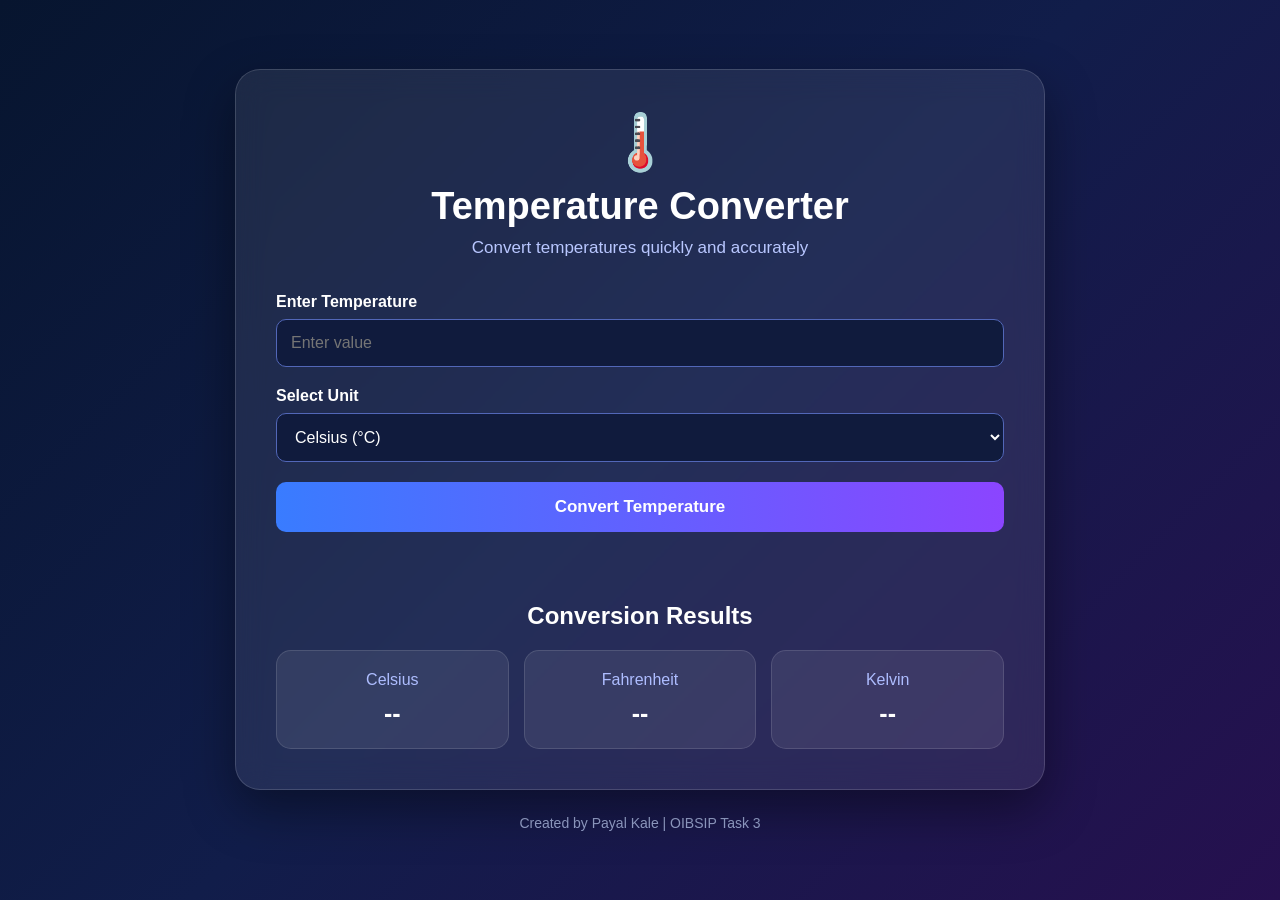
<file: WebDev-L1-TemperatureConverter/index.html>
<!DOCTYPE html>
<html lang="en">
<head>
    <meta charset="UTF-8">
    <meta name="viewport" content="width=device-width, initial-scale=1.0">

    <title>Temperature Converter | Payal Kale</title>

    <link rel="stylesheet" href="style.css">
</head>

<body>

    <main class="container">

        <section class="converter-card">

            <div class="icon">🌡️</div>

            <h1>Temperature Converter</h1>

            <p class="subtitle">
                Convert temperatures quickly and accurately
            </p>

            <div class="input-group">

                <label for="temperature">
                    Enter Temperature
                </label>

                <input
                    type="number"
                    id="temperature"
                    placeholder="Enter value"
                    step="any"
                >

            </div>

            <div class="input-group">

                <label for="unit">
                    Select Unit
                </label>

                <select id="unit">

                    <option value="celsius">
                        Celsius (°C)
                    </option>

                    <option value="fahrenheit">
                        Fahrenheit (°F)
                    </option>

                    <option value="kelvin">
                        Kelvin (K)
                    </option>

                </select>

            </div>

            <button id="convertBtn">
                Convert Temperature
            </button>

            <p id="errorMessage" class="error"></p>

            <div class="results">

                <h2>Conversion Results</h2>

                <div class="result-grid">

                    <div class="result-box">
                        <span>Celsius</span>
                        <strong id="celsiusResult">--</strong>
                    </div>

                    <div class="result-box">
                        <span>Fahrenheit</span>
                        <strong id="fahrenheitResult">--</strong>
                    </div>

                    <div class="result-box">
                        <span>Kelvin</span>
                        <strong id="kelvinResult">--</strong>
                    </div>

                </div>

            </div>

        </section>

        <footer>
            <p>Created by Payal Kale | OIBSIP Task 3</p>
        </footer>

    </main>

    <script src="script.js"></script>

</body>
</html>
</file>
<file: WebDev-L1-LandingPage/style.css>
/* =========================================================
   SkillNest – Learn. Build. Grow.
   style.css — all styling for the landing page
   Pure CSS3. No frameworks, no JavaScript.
   ========================================================= */


/* ---------- 1. RESET & BASE ---------- */
* {
  margin: 0;
  padding: 0;
  box-sizing: border-box;
}

:root {
  /* Color palette */
  --color-navy: #0F172A;
  --color-blue: #2563EB;
  --color-blue-light: #60A5FA;
  --color-white: #FFFFFF;
  --color-bg: #F8FAFC;
  --color-text: #1E293B;
  --color-muted: #64748B;
  --color-border: #E2E8F0;

  /* Typography */
  --font-display: 'Sora', 'Segoe UI', Arial, sans-serif;
  --font-body: 'Inter', 'Segoe UI', Arial, sans-serif;

  /* Layout */
  --max-width: 1180px;
  --radius-sm: 10px;
  --radius-md: 16px;
  --radius-lg: 24px;
  --shadow-soft: 0 10px 30px rgba(15, 23, 42, 0.08);
  --shadow-strong: 0 20px 45px rgba(15, 23, 42, 0.16);
}

html {
  scroll-behavior: smooth;
}

body {
  font-family: var(--font-body);
  color: var(--color-text);
  background: var(--color-bg);
  line-height: 1.6;
  overflow-x: hidden;
}

h1, h2, h3, h4 {
  font-family: var(--font-display);
  color: var(--color-navy);
  line-height: 1.2;
}

p {
  color: var(--color-muted);
}

a {
  text-decoration: none;
  color: inherit;
}

ul, ol {
  list-style: none;
}

img {
  max-width: 100%;
  display: block;
}

.section-inner {
  max-width: var(--max-width);
  margin: 0 auto;
  padding: 5rem 2rem;
}

.section-title {
  font-size: clamp(1.8rem, 3vw, 2.4rem);
  font-weight: 700;
  margin-bottom: 0.75rem;
}

.section-subtitle {
  font-size: 1.05rem;
  max-width: 640px;
  margin-bottom: 3rem;
}

/* ---------- 2. BUTTONS ---------- */
.btn {
  display: inline-block;
  padding: 0.85rem 1.8rem;
  border-radius: var(--radius-sm);
  font-family: var(--font-body);
  font-weight: 600;
  font-size: 0.95rem;
  border: 2px solid transparent;
  cursor: pointer;
  transition: transform 0.2s ease, box-shadow 0.2s ease, background 0.2s ease;
}

.btn-primary {
  background: var(--color-blue);
  color: var(--color-white);
  box-shadow: 0 8px 20px rgba(37, 99, 235, 0.3);
}

.btn-primary:hover {
  background: #1d4fd1;
  transform: translateY(-2px);
  box-shadow: 0 12px 26px rgba(37, 99, 235, 0.38);
}

.btn-secondary {
  background: transparent;
  color: var(--color-navy);
  border-color: var(--color-border);
}

.btn-secondary:hover {
  border-color: var(--color-blue);
  color: var(--color-blue);
  transform: translateY(-2px);
}

.btn-light {
  background: var(--color-white);
  color: var(--color-blue);
}

.btn-light:hover {
  transform: translateY(-2px);
  box-shadow: 0 12px 26px rgba(0, 0, 0, 0.18);
}

/* ---------- 3. HEADER / NAVIGATION ---------- */
.site-header {
  position: sticky;
  top: 0;
  z-index: 100;
  background: rgba(248, 250, 252, 0.92);
  backdrop-filter: blur(8px);
  border-bottom: 1px solid var(--color-border);
}

.navbar {
  max-width: var(--max-width);
  margin: 0 auto;
  display: flex;
  align-items: center;
  justify-content: space-between;
  padding: 1rem 2rem;
  gap: 1.5rem;
}

.logo {
  display: flex;
  align-items: center;
  gap: 0.6rem;
  font-family: var(--font-display);
  font-weight: 700;
  font-size: 1.2rem;
  color: var(--color-navy);
}

.logo-mark {
  display: inline-flex;
  align-items: center;
  justify-content: center;
  width: 38px;
  height: 38px;
  border-radius: var(--radius-sm);
  background: linear-gradient(135deg, var(--color-blue), var(--color-blue-light));
  color: var(--color-white);
  font-size: 0.9rem;
  font-weight: 700;
}

.nav-links {
  display: flex;
  align-items: center;
  gap: 2rem;
  flex: 1;
  justify-content: center;
}

.nav-links a {
  font-size: 0.95rem;
  font-weight: 500;
  color: var(--color-text);
  transition: color 0.2s ease;
  position: relative;
}

.nav-links a:hover,
.nav-links a:focus-visible {
  color: var(--color-blue);
}

.nav-cta {
  white-space: nowrap;
}

/* Mobile nav toggle (checkbox hack, no JS) */
.nav-toggle {
  display: none;
}

.nav-toggle-label {
  display: none;
  flex-direction: column;
  gap: 5px;
  cursor: pointer;
  z-index: 110;
}

.nav-toggle-label span {
  width: 26px;
  height: 3px;
  background: var(--color-navy);
  border-radius: 2px;
  transition: transform 0.25s ease, opacity 0.25s ease;
}

/* ---------- 4. HERO SECTION ---------- */
.hero {
  background:
    radial-gradient(circle at 15% 20%, rgba(96, 165, 250, 0.15), transparent 45%),
    linear-gradient(180deg, var(--color-bg) 0%, #EFF4FB 100%);
}

.hero-inner {
  max-width: var(--max-width);
  margin: 0 auto;
  padding: 5rem 2rem;
  display: grid;
  grid-template-columns: 1.1fr 0.9fr;
  gap: 3rem;
  align-items: center;
}

.badge {
  display: inline-block;
  background: rgba(37, 99, 235, 0.1);
  color: var(--color-blue);
  font-weight: 600;
  font-size: 0.85rem;
  padding: 0.45rem 1rem;
  border-radius: 999px;
  margin-bottom: 1.5rem;
}

.hero-title {
  font-size: clamp(2.2rem, 4.2vw, 3.4rem);
  font-weight: 800;
  margin-bottom: 1.25rem;
  letter-spacing: -0.01em;
}

.hero-subtitle {
  font-size: 1.1rem;
  max-width: 520px;
  margin-bottom: 2.25rem;
}

.hero-actions {
  display: flex;
  gap: 1rem;
  flex-wrap: wrap;
}

/* Hero visual: CSS-only "code card" illustration */
.hero-visual {
  position: relative;
  display: flex;
  justify-content: center;
}

.code-card {
  width: 100%;
  max-width: 380px;
  background: var(--color-navy);
  border-radius: var(--radius-lg);
  box-shadow: var(--shadow-strong);
  overflow: hidden;
  font-family: 'Courier New', monospace;
  transform: rotate(-1.5deg);
}

.code-card-header {
  display: flex;
  align-items: center;
  gap: 0.4rem;
  padding: 0.9rem 1.1rem;
  background: rgba(255, 255, 255, 0.06);
}

.dot {
  width: 10px;
  height: 10px;
  border-radius: 50%;
}

.dot-red { background: #F87171; }
.dot-yellow { background: #FBBF24; }
.dot-green { background: #34D399; }

.code-card-title {
  margin-left: 0.5rem;
  color: rgba(255, 255, 255, 0.6);
  font-size: 0.8rem;
}

.code-card-body {
  padding: 1.4rem 1.1rem;
  font-size: 0.85rem;
  color: #E2E8F0;
}

.code-card-body p {
  color: #E2E8F0;
  margin-bottom: 0.35rem;
}

.code-indent {
  padding-left: 1.2rem;
}

.code-key { color: #60A5FA; }
.code-var { color: #FBBF24; }
.code-prop { color: #93C5FD; }
.code-string { color: #34D399; }
.code-number { color: #F472B6; }

.code-card-footer {
  padding: 1rem 1.1rem 1.4rem;
}

.progress-track {
  width: 100%;
  height: 8px;
  background: rgba(255, 255, 255, 0.12);
  border-radius: 999px;
  overflow: hidden;
  margin-bottom: 0.5rem;
}

.progress-fill {
  width: 72%;
  height: 100%;
  background: linear-gradient(90deg, var(--color-blue-light), var(--color-blue));
  border-radius: 999px;
}

.progress-label {
  font-size: 0.75rem;
  color: rgba(255, 255, 255, 0.6);
}

.floating-chip {
  position: absolute;
  display: flex;
  align-items: center;
  gap: 0.5rem;
  background: var(--color-white);
  padding: 0.65rem 1rem;
  border-radius: var(--radius-sm);
  box-shadow: var(--shadow-soft);
  font-size: 0.85rem;
  font-weight: 600;
  color: var(--color-navy);
}

.chip-one {
  top: 8%;
  right: 4%;
}

.chip-two {
  bottom: 10%;
  left: -2%;
}

/* ---------- 5. FEATURES SECTION ---------- */
.features {
  background: var(--color-white);
}

.features-grid {
  display: grid;
  grid-template-columns: repeat(3, 1fr);
  gap: 1.5rem;
}

.feature-card {
  background: var(--color-bg);
  border: 1px solid var(--color-border);
  border-radius: var(--radius-md);
  padding: 2rem 1.75rem;
  transition: transform 0.2s ease, box-shadow 0.2s ease, border-color 0.2s ease;
}

.feature-card:hover {
  transform: translateY(-6px);
  box-shadow: var(--shadow-soft);
  border-color: var(--color-blue-light);
}

.feature-icon {
  font-size: 1.8rem;
  margin-bottom: 1rem;
}

.feature-card h3 {
  font-size: 1.15rem;
  margin-bottom: 0.6rem;
}

.feature-card p {
  font-size: 0.95rem;
}

/* ---------- 6. ABOUT SECTION ---------- */
.about {
  background: var(--color-bg);
}

.about-grid {
  display: grid;
  grid-template-columns: 1.1fr 0.9fr;
  gap: 3rem;
  align-items: center;
}

.about-text p {
  margin-bottom: 1.1rem;
  font-size: 1.02rem;
}

.about-stats {
  display: grid;
  grid-template-columns: repeat(2, 1fr);
  gap: 1.25rem;
}

.stat-card {
  background: var(--color-navy);
  border-radius: var(--radius-md);
  padding: 1.75rem 1.25rem;
  display: flex;
  flex-direction: column;
  gap: 0.35rem;
  text-align: center;
  box-shadow: var(--shadow-soft);
}

.stat-number {
  font-family: var(--font-display);
  font-size: 1.9rem;
  font-weight: 700;
  color: var(--color-white);
}

.stat-label {
  font-size: 0.85rem;
  color: rgba(255, 255, 255, 0.7);
}

/* ---------- 7. HOW IT WORKS SECTION ---------- */
.how-it-works {
  background: var(--color-white);
}

.steps {
  display: grid;
  grid-template-columns: repeat(4, 1fr);
  gap: 1.5rem;
}

.step-card {
  background: var(--color-bg);
  border-radius: var(--radius-md);
  padding: 2rem 1.5rem;
  border: 1px solid var(--color-border);
  position: relative;
}

.step-number {
  display: inline-block;
  font-family: var(--font-display);
  font-size: 1rem;
  font-weight: 700;
  color: var(--color-blue);
  background: rgba(37, 99, 235, 0.1);
  padding: 0.3rem 0.7rem;
  border-radius: 999px;
  margin-bottom: 1rem;
}

.step-card h3 {
  font-size: 1.1rem;
  margin-bottom: 0.5rem;
}

.step-card p {
  font-size: 0.92rem;
}

/* ---------- 8. TESTIMONIALS SECTION ---------- */
.testimonials {
  background: var(--color-bg);
}

.testimonials-grid {
  display: grid;
  grid-template-columns: repeat(3, 1fr);
  gap: 1.5rem;
}

.testimonial-card {
  background: var(--color-white);
  border-radius: var(--radius-md);
  padding: 2rem;
  box-shadow: var(--shadow-soft);
  display: flex;
  flex-direction: column;
  justify-content: space-between;
}

.testimonial-card blockquote {
  font-size: 0.98rem;
  color: var(--color-text);
  margin-bottom: 1.5rem;
  font-style: italic;
}

.testimonial-card figcaption {
  display: flex;
  align-items: center;
  gap: 0.8rem;
}

.avatar {
  width: 44px;
  height: 44px;
  border-radius: 50%;
  background: rgba(37, 99, 235, 0.1);
  display: flex;
  align-items: center;
  justify-content: center;
  font-size: 1.3rem;
  flex-shrink: 0;
}

.testimonial-name {
  display: block;
  font-weight: 600;
  font-size: 0.92rem;
  color: var(--color-navy);
}

.testimonial-role {
  display: block;
  font-size: 0.8rem;
  color: var(--color-muted);
}

/* ---------- 9. CTA SECTION ---------- */
.cta {
  background: linear-gradient(135deg, var(--color-navy), #14224a);
}

.cta-inner {
  text-align: center;
  padding: 4.5rem 2rem;
}

.cta h2 {
  color: var(--color-white);
  font-size: clamp(1.8rem, 3.4vw, 2.4rem);
  margin-bottom: 0.85rem;
}

.cta p {
  color: rgba(255, 255, 255, 0.75);
  max-width: 520px;
  margin: 0 auto 2rem;
  font-size: 1.02rem;
}

/* ---------- 10. CONTACT SECTION ---------- */
.contact {
  background: var(--color-white);
}

.contact-grid {
  display: grid;
  grid-template-columns: 1fr 1fr;
  gap: 3rem;
}

.contact-list {
  display: flex;
  flex-direction: column;
  gap: 0.9rem;
  margin-bottom: 1.75rem;
}

.contact-list li {
  display: flex;
  align-items: center;
  gap: 0.7rem;
  font-size: 0.98rem;
  color: var(--color-text);
}

.social-links {
  display: flex;
  gap: 1rem;
  flex-wrap: wrap;
}

.social-links a {
  font-size: 0.9rem;
  font-weight: 600;
  color: var(--color-blue);
  padding: 0.5rem 1rem;
  border: 1px solid var(--color-border);
  border-radius: var(--radius-sm);
  transition: background 0.2s ease, color 0.2s ease;
}

.social-links a:hover {
  background: var(--color-blue);
  color: var(--color-white);
}

.contact-form {
  background: var(--color-bg);
  border: 1px solid var(--color-border);
  border-radius: var(--radius-md);
  padding: 2rem;
  display: flex;
  flex-direction: column;
}

.form-note {
  font-size: 0.82rem;
  color: var(--color-muted);
  margin-bottom: 1.2rem;
}

.contact-form label {
  font-size: 0.88rem;
  font-weight: 600;
  color: var(--color-navy);
  margin-bottom: 0.4rem;
}

.contact-form input,
.contact-form textarea {
  width: 100%;
  padding: 0.75rem 0.9rem;
  margin-bottom: 1.2rem;
  border: 1px solid var(--color-border);
  border-radius: var(--radius-sm);
  font-family: var(--font-body);
  font-size: 0.95rem;
  color: var(--color-text);
  background: var(--color-white);
  resize: vertical;
}

.contact-form input:focus,
.contact-form textarea:focus {
  outline: none;
  border-color: var(--color-blue);
  box-shadow: 0 0 0 3px rgba(37, 99, 235, 0.15);
}

.contact-form button {
  align-self: flex-start;
}

/* ---------- 11. FOOTER ---------- */
.site-footer {
  background: var(--color-navy);
  color: rgba(255, 255, 255, 0.7);
}

.footer-grid {
  display: grid;
  grid-template-columns: 1.3fr 1fr 1fr;
  gap: 2.5rem;
  padding-bottom: 2.5rem;
}

.footer-brand .logo {
  color: var(--color-white);
  margin-bottom: 1rem;
}

.footer-brand p {
  color: rgba(255, 255, 255, 0.6);
  font-size: 0.92rem;
  max-width: 320px;
}

.site-footer h4 {
  color: var(--color-white);
  font-size: 1rem;
  margin-bottom: 1rem;
}

.footer-links ul,
.footer-contact ul {
  display: flex;
  flex-direction: column;
  gap: 0.6rem;
  margin-bottom: 1rem;
}

.footer-links a {
  font-size: 0.92rem;
  color: rgba(255, 255, 255, 0.65);
  transition: color 0.2s ease;
}

.footer-links a:hover {
  color: var(--color-blue-light);
}

.footer-contact li {
  font-size: 0.92rem;
  color: rgba(255, 255, 255, 0.65);
}

.site-footer .social-links a {
  border-color: rgba(255, 255, 255, 0.2);
  color: rgba(255, 255, 255, 0.8);
}

.site-footer .social-links a:hover {
  background: var(--color-blue);
  color: var(--color-white);
}

.copyright {
  text-align: center;
  font-size: 0.85rem;
  padding: 1.5rem 2rem;
  border-top: 1px solid rgba(255, 255, 255, 0.1);
}

/* =========================================================
   12. RESPONSIVE DESIGN
   ========================================================= */

/* Laptop / small desktop */
@media (max-width: 992px) {
  .hero-inner {
    grid-template-columns: 1fr;
    text-align: center;
    padding-top: 3.5rem;
  }

  .hero-subtitle {
    margin-left: auto;
    margin-right: auto;
  }

  .hero-actions {
    justify-content: center;
  }

  .hero-visual {
    margin-top: 2rem;
  }

  .about-grid {
    grid-template-columns: 1fr;
  }

  .features-grid {
    grid-template-columns: repeat(2, 1fr);
  }

  .steps {
    grid-template-columns: repeat(2, 1fr);
  }

  .testimonials-grid {
    grid-template-columns: repeat(2, 1fr);
  }

  .footer-grid {
    grid-template-columns: 1fr 1fr;
  }

  .footer-brand {
    grid-column: 1 / -1;
  }
}

/* Tablet */
@media (max-width: 768px) {
  .nav-links {
    position: fixed;
    top: 0;
    right: -100%;
    height: 100vh;
    width: min(75%, 320px);
    background: var(--color-white);
    flex-direction: column;
    justify-content: center;
    align-items: flex-start;
    padding: 2rem;
    gap: 1.75rem;
    box-shadow: var(--shadow-strong);
    transition: right 0.3s ease;
    z-index: 105;
  }

  .nav-toggle:checked ~ .nav-links {
    right: 0;
  }

  .nav-toggle-label {
    display: flex;
  }

  .nav-toggle:checked ~ .nav-toggle-label span:nth-child(1) {
    transform: translateY(8px) rotate(45deg);
  }

  .nav-toggle:checked ~ .nav-toggle-label span:nth-child(2) {
    opacity: 0;
  }

  .nav-toggle:checked ~ .nav-toggle-label span:nth-child(3) {
    transform: translateY(-8px) rotate(-45deg);
  }

  .nav-cta {
    display: none;
  }

  .section-inner {
    padding: 3.5rem 1.5rem;
  }

  .features-grid,
  .testimonials-grid {
    grid-template-columns: 1fr;
  }

  .steps {
    grid-template-columns: 1fr;
  }

  .about-stats {
    grid-template-columns: repeat(2, 1fr);
  }

  .contact-grid {
    grid-template-columns: 1fr;
  }

  .footer-grid {
    grid-template-columns: 1fr;
  }

  .chip-one,
  .chip-two {
    position: static;
    display: inline-flex;
    margin: 0.5rem 0.4rem 0 0;
  }
}

/* Mobile */
@media (max-width: 480px) {
  .navbar {
    padding: 0.9rem 1.25rem;
  }

  .logo-text {
    font-size: 1.05rem;
  }

  .hero-title {
    font-size: 2rem;
  }

  .hero-actions {
    flex-direction: column;
    width: 100%;
  }

  .hero-actions .btn {
    width: 100%;
    text-align: center;
  }

  .code-card {
    transform: none;
  }

  .about-stats {
    grid-template-columns: 1fr 1fr;
    gap: 1rem;
  }

  .stat-number {
    font-size: 1.5rem;
  }

  .contact-form {
    padding: 1.5rem;
  }
}

/* Small mobile */
@media (max-width: 320px) {
  .section-inner {
    padding: 2.5rem 1rem;
  }

  .hero-title {
    font-size: 1.7rem;
  }

  .about-stats {
    grid-template-columns: 1fr;
  }
}
</file>
<file: WebDev-L1-PersonalPortfolio/style.css>
/* =========================================================
   PAYAL KALE — PORTFOLIO STYLES
   Design tokens live in :root as CSS variables.
   ========================================================= */

:root {
  --color-bg: #0A0F1F;
  --color-bg-alt: #0D1428;
  --color-surface: #121A33;
  --color-surface-2: #17203F;
  --color-border: #232D52;
  --color-text: #E9EDF7;
  --color-text-muted: #97A2C2;
  --color-accent: #5EEAD4;
  --color-accent-dim: #2DD4BF;
  --color-accent-soft: rgba(94, 234, 212, 0.12);
  --color-amber: #FBBF24;
  --color-rose: #FB7185;

  --font-display: 'Space Grotesk', sans-serif;
  --font-body: 'Inter', sans-serif;
  --font-mono: 'JetBrains Mono', monospace;

  --max-width: 1160px;
  --radius-md: 12px;
  --radius-lg: 20px;
  --nav-height: 72px;
  --transition: 0.25s ease;
}

* {
  margin: 0;
  padding: 0;
  box-sizing: border-box;
}

html {
  scroll-behavior: smooth;
  scroll-padding-top: var(--nav-height);
}

body {
  background-color: var(--color-bg);
  color: var(--color-text);
  font-family: var(--font-body);
  line-height: 1.6;
  overflow-x: hidden;
}

img {
  max-width: 100%;
  display: block;
}

a {
  color: inherit;
  text-decoration: none;
}

ul {
  list-style: none;
}

button {
  font-family: inherit;
  cursor: pointer;
  border: none;
  background: none;
}

:focus-visible {
  outline: 2px solid var(--color-accent);
  outline-offset: 3px;
  border-radius: 4px;
}

.container {
  max-width: var(--max-width);
  margin: 0 auto;
  padding: 0 24px;
}

.section-eyebrow {
  font-family: var(--font-mono);
  font-size: 0.85rem;
  color: var(--color-accent);
  letter-spacing: 0.08em;
  margin-bottom: 10px;
}

.section-title {
  font-family: var(--font-display);
  font-size: clamp(1.8rem, 3vw, 2.5rem);
  font-weight: 600;
  margin-bottom: 14px;
}

.section-subtitle {
  color: var(--color-text-muted);
  max-width: 620px;
  margin-bottom: 44px;
  font-size: 1rem;
}

.accent-dot { color: var(--color-accent); }

.btn {
  display: inline-flex;
  align-items: center;
  justify-content: center;
  gap: 8px;
  padding: 13px 26px;
  border-radius: 8px;
  font-weight: 600;
  font-size: 0.95rem;
  transition: transform var(--transition), background var(--transition), border-color var(--transition), color var(--transition);
  border: 1.5px solid transparent;
  white-space: nowrap;
}
.btn-primary {
  background-color: var(--color-accent);
  color: #05201C;
}

.btn-primary:hover {
  transform: translateY(-2px);
  background-color: var(--color-accent-dim);
}

.btn-outline {
  border-color: var(--color-border);
  color: var(--color-text);
}

.btn-outline:hover {
  transform: translateY(-2px);
  border-color: var(--color-accent);
  color: var(--color-accent);
}

.btn-small {
  padding: 8px 16px;
  font-size: 0.85rem;
  background-color: var(--color-surface-2);
  border: 1px solid var(--color-border);
}

.btn-small:hover {
  border-color: var(--color-accent);
  color: var(--color-accent);
}

.btn-ghost {
  background-color: transparent;
}

.btn-full {
  width: 100%;
}

.navbar {
  position: fixed;
  top: 0;
  left: 0;
  width: 100%;
  height: var(--nav-height);
  z-index: 1000;
  background-color: rgba(10, 15, 31, 0.85);
  backdrop-filter: blur(10px);
  border-bottom: 1px solid transparent;
  transition: border-color var(--transition), background-color var(--transition);
}

.navbar.scrolled {
  border-bottom-color: var(--color-border);
  background-color: rgba(10, 15, 31, 0.96);
}

.nav-inner {
  max-width: var(--max-width);
  margin: 0 auto;
  height: 100%;
  padding: 0 24px;
  display: flex;
  align-items: center;
  justify-content: space-between;
}

.nav-logo {
  font-family: var(--font-display);
  font-weight: 600;
  font-size: 1.15rem;
  letter-spacing: 0.01em;
}

.nav-links {
  display: flex;
  gap: 6px;
}

.nav-link {
  font-size: 0.92rem;
  font-weight: 500;
  color: var(--color-text-muted);
  padding: 8px 14px;
  border-radius: 6px;
  display: flex;
  align-items: center;
  gap: 8px;
  transition: color var(--transition), background-color var(--transition);
}

.nav-index {
  font-family: var(--font-mono);
  font-size: 0.7rem;
  color: var(--color-accent);
  opacity: 0.7;
}

.nav-link:hover {
  color: var(--color-text);
  background-color: var(--color-surface);
}

.nav-link.active {
  color: var(--color-accent);
}

.hamburger {
  display: none;
  flex-direction: column;
  justify-content: center;
  gap: 5px;
  width: 32px;
  height: 32px;
}

.hamburger span {
  display: block;
  height: 2px;
  width: 100%;
  background-color: var(--color-text);
  border-radius: 2px;
  transition: transform var(--transition), opacity var(--transition);
}

.hamburger.active span:nth-child(1) {
  transform: translateY(7px) rotate(45deg);
}
.hamburger.active span:nth-child(2) {
  opacity: 0;
}
.hamburger.active span:nth-child(3) {
  transform: translateY(-7px) rotate(-45deg);
}

.hero {
  position: relative;
  min-height: 100vh;
  display: flex;
  align-items: center;
  padding-top: var(--nav-height);
  overflow: hidden;
}
.hero-bg {
  position: absolute;
  inset: 0;
  background:
    radial-gradient(circle at 15% 20%, rgba(94, 234, 212, 0.10), transparent 45%),
    radial-gradient(circle at 85% 75%, rgba(94, 234, 212, 0.07), transparent 40%),
    linear-gradient(180deg, var(--color-bg) 0%, var(--color-bg-alt) 100%);
  z-index: -1;
}

.hero-inner {
  display: grid;
  grid-template-columns: 1.1fr 0.9fr;
  gap: 56px;
  align-items: center;
  padding-top: 40px;
  padding-bottom: 40px;
}

.hero-eyebrow {
  font-family: var(--font-mono);
  color: var(--color-accent);
  font-size: 1rem;
  margin-bottom: 6px;
}

.hero-title {
  font-family: var(--font-display);
  font-size: clamp(2.6rem, 6vw, 4.2rem);
  font-weight: 700;
  line-height: 1.05;
  margin-bottom: 10px;
}

.hero-headline {
  font-family: var(--font-display);
  font-weight: 500;
  font-size: clamp(1.1rem, 2.2vw, 1.5rem);
  color: var(--color-accent);
  margin-bottom: 20px;
}

.hero-desc {
  color: var(--color-text-muted);
  max-width: 540px;
  margin-bottom: 32px;
  font-size: 1.02rem;
}

.hero-buttons {
  display: flex;
  gap: 14px;
  flex-wrap: wrap;
  margin-bottom: 32px;
}

.hero-socials {
  display: flex;
  gap: 14px;
}

.hero-socials a {
  width: 42px;
  height: 42px;
  display: flex;
  align-items: center;
  justify-content: center;
  border: 1px solid var(--color-border);
  border-radius: 50%;
  font-size: 1.05rem;
  color: var(--color-text-muted);
  transition: color var(--transition), border-color var(--transition), transform var(--transition);
}

.hero-socials a:hover {
  color: var(--color-accent);
  border-color: var(--color-accent);
  transform: translateY(-3px);
}

.hero-terminal {
  display: flex;
  justify-content: center;
}

.terminal-window {
  width: 100%;
  max-width: 420px;
  background-color: var(--color-surface);
  border: 1px solid var(--color-border);
  border-radius: var(--radius-md);
  box-shadow: 0 20px 60px rgba(0, 0, 0, 0.35);
  overflow: hidden;
}

.terminal-bar {
  display: flex;
  align-items: center;
  gap: 8px;
  padding: 12px 16px;
  background-color: var(--color-surface-2);
  border-bottom: 1px solid var(--color-border);
}

.dot {
  width: 11px;
  height: 11px;
  border-radius: 50%;
}
.dot-red { background-color: #FB7185; }
.dot-yellow { background-color: #FBBF24; }
.dot-green { background-color: #5EEAD4; }

.terminal-title {
  margin-left: 8px;
  font-family: var(--font-mono);
  font-size: 0.78rem;
  color: var(--color-text-muted);
}

.terminal-body {
  padding: 22px 20px;
  font-family: var(--font-mono);
  font-size: 0.88rem;
  min-height: 200px;
}

.terminal-body p {
  margin-bottom: 10px;
  color: var(--color-text-muted);
  word-break: break-word;
}

.t-prompt { color: var(--color-accent); }
.t-cmd { color: var(--color-text); }
.t-line { color: var(--color-accent-dim); min-height: 1.4em; }
.t-cursor {
  color: var(--color-accent);
  animation: blink 1s step-end infinite;
}

@keyframes blink {
  50% { opacity: 0; }
}

.scroll-cue {
  position: absolute;
  bottom: 28px;
  left: 50%;
  transform: translateX(-50%);
  width: 24px;
  height: 40px;
  border: 2px solid var(--color-border);
  border-radius: 20px;
  display: flex;
  justify-content: center;
  padding-top: 6px;
}

.scroll-cue span {
  width: 4px;
  height: 8px;
  border-radius: 2px;
  background-color: var(--color-accent);
  animation: scrollcue 1.6s ease infinite;
}

@keyframes scrollcue {
  0% { transform: translateY(0); opacity: 1; }
  100% { transform: translateY(14px); opacity: 0; }
}

.section {
  padding: 100px 0;
}

.section-alt {
  background-color: var(--color-bg-alt);
}

.about-grid {
  display: grid;
  grid-template-columns: 0.85fr 1.15fr;
  gap: 56px;
  align-items: start;
}

.image-frame {
  width: 100%;
  max-width: 320px;
  aspect-ratio: 1 / 1;
  margin: 0 auto;
  border-radius: 50%;
  overflow: hidden;
  border: 3px solid var(--color-accent);
  box-shadow: 0 0 0 8px var(--color-accent-soft);
}
.about-content p {
  color: var(--color-text-muted);
  margin-bottom: 20px;
  font-size: 1.02rem;
}

.about-list {
  display: grid;
  grid-template-columns: 1fr 1fr;
  gap: 12px;
  margin-bottom: 28px;
}

.about-list li {
  display: flex;
  align-items: center;
  gap: 10px;
  font-size: 0.95rem;
  color: var(--color-text);
}

.about-list i {
  color: var(--color-accent);
  font-size: 0.85rem;
}

.journey-box {
  background-color: var(--color-surface);
  border: 1px solid var(--color-border);
  border-left: 3px solid var(--color-accent);
  border-radius: var(--radius-md);
  padding: 24px;
}

.journey-box h3 {
  font-family: var(--font-display);
  font-size: 1.1rem;
  margin-bottom: 10px;
  display: flex;
  align-items: center;
  gap: 10px;
  color: var(--color-accent);
}

.journey-box p {
  color: var(--color-text-muted);
  font-size: 0.96rem;
  margin: 0;
}

.skills-grid {
  display: grid;
  grid-template-columns: repeat(4, 1fr);
  gap: 24px;
}

.skill-category {
  background-color: var(--color-surface);
  border: 1px solid var(--color-border);
  border-radius: var(--radius-md);
  padding: 26px;
  transition: transform var(--transition), border-color var(--transition);
}

.skill-category:hover {
  transform: translateY(-4px);
  border-color: var(--color-accent);
}

.skill-cat-header {
  display: flex;
  align-items: center;
  gap: 12px;
  margin-bottom: 20px;
}

.skill-cat-header i {
  color: var(--color-accent);
  font-size: 1.2rem;
}

.skill-cat-header h3 {
  font-family: var(--font-display);
  font-size: 1rem;
  font-weight: 600;
}

.skill-list li {
  display: flex;
  justify-content: space-between;
  align-items: center;
  padding: 9px 0;
  border-top: 1px solid var(--color-border);
  font-size: 0.9rem;
}

.skill-list li:first-child {
  border-top: none;
}

.tag-learning {
  font-family: var(--font-mono);
  font-style: normal;
  font-size: 0.65rem;
  color: var(--color-amber);
  background-color: rgba(251, 191, 36, 0.12);
  padding: 2px 6px;
  border-radius: 4px;
  margin-left: 6px;
}

.skill-level {
  display: flex;
  gap: 4px;
}

.skill-level i {
  width: 14px;
  height: 6px;
  border-radius: 3px;
  background-color: var(--color-border);
}

.skill-level[data-level="1"] i:nth-child(-n+1),
.skill-level[data-level="2"] i:nth-child(-n+2),
.skill-level[data-level="3"] i:nth-child(-n+3),
.skill-level[data-level="4"] i:nth-child(-n+4) {
  background-color: var(--color-accent);
}

.timeline {
  position: relative;
  padding-left: 32px;
  border-left: 2px solid var(--color-border);
  display: flex;
  flex-direction: column;
  gap: 36px;
}

.timeline-item {
  position: relative;
}

.timeline-dot {
  position: absolute;
  left: -39px;
  top: 6px;
  width: 14px;
  height: 14px;
  border-radius: 50%;
  background-color: var(--color-accent);
  box-shadow: 0 0 0 4px var(--color-accent-soft);
}

.timeline-card {
  background-color: var(--color-surface);
  border: 1px solid var(--color-border);
  border-radius: var(--radius-md);
  padding: 24px 28px;
}

.timeline-status {
  display: inline-block;
  font-family: var(--font-mono);
  font-size: 0.72rem;
  color: var(--color-accent);
  background-color: var(--color-accent-soft);
  padding: 4px 10px;
  border-radius: 20px;
  margin-bottom: 12px;
}
.timeline-status-muted {
  color: var(--color-text-muted);
  background-color: var(--color-surface-2);
}

.timeline-card h3 {
  font-family: var(--font-display);
  font-size: 1.2rem;
  margin-bottom: 6px;
}

.timeline-branch {
  color: var(--color-accent-dim);
  font-size: 0.95rem;
  margin-bottom: 4px;
}

.timeline-college {
  color: var(--color-text-muted);
  font-size: 0.92rem;
}

.timeline-extra {
  display: flex;
  gap: 18px;
  flex-wrap: wrap;
  margin-top: 14px;
  padding-top: 14px;
  border-top: 1px dashed var(--color-border);
}

.timeline-extra span {
  font-size: 0.82rem;
  color: var(--color-text-muted);
  display: flex;
  align-items: center;
  gap: 6px;
}

.timeline-extra i {
  color: var(--color-accent);
  font-size: 0.7rem;
}

.projects-grid {
  display: grid;
  grid-template-columns: repeat(3, 1fr);
  gap: 26px;
}

.project-card {
  background-color: var(--color-surface);
  border: 1px solid var(--color-border);
  border-radius: var(--radius-md);
  padding: 28px;
  display: flex;
  flex-direction: column;
  transition: transform var(--transition), border-color var(--transition), box-shadow var(--transition);
}

.project-card:hover {
  transform: translateY(-6px);
  border-color: var(--color-accent);
  box-shadow: 0 16px 40px rgba(0, 0, 0, 0.3);
}

.project-top {
  display: flex;
  justify-content: space-between;
  align-items: flex-start;
  margin-bottom: 18px;
}

.project-icon {
  font-size: 1.6rem;
  color: var(--color-accent);
}

.status-badge {
  font-family: var(--font-mono);
  font-size: 0.68rem;
  padding: 4px 10px;
  border-radius: 20px;
  white-space: nowrap;
}

.status-idea {
  color: var(--color-amber);
  background-color: rgba(251, 191, 36, 0.12);
}

.status-done {
  color: var(--color-accent);
  background-color: var(--color-accent-soft);
}

.status-learning {
  color: var(--color-rose);
  background-color: rgba(251, 113, 133, 0.12);
}

.project-card h3 {
  font-family: var(--font-display);
  font-size: 1.15rem;
  margin-bottom: 10px;
}

.project-card p {
  color: var(--color-text-muted);
  font-size: 0.92rem;
  margin-bottom: 20px;
  flex-grow: 1;
}

.tech-tags {
  display: flex;
  flex-wrap: wrap;
  gap: 8px;
  margin-bottom: 22px;
}

.tech-tags span {
  font-family: var(--font-mono);
  font-size: 0.72rem;
  color: var(--color-text-muted);
  border: 1px solid var(--color-border);
  padding: 4px 10px;
  border-radius: 6px;
}

.project-links {
  display: flex;
  gap: 10px;
}

.cert-group-title {
  display: flex;
  align-items: center;
  gap: 10px;
  font-family: var(--font-display);
  font-size: 1rem;
  font-weight: 600;
  color: var(--color-accent);
  margin: 40px 0 18px;
}

.cert-group-title:first-of-type {
  margin-top: 0;
}

.cert-group-title i {
  font-size: 0.95rem;
}

.cert-grid {
  display: grid;
  grid-template-columns: repeat(3, 1fr);
  gap: 24px;
  margin-bottom: 8px;
}
.cert-card {
  background-color: var(--color-surface);
  border: 1px solid var(--color-border);
  border-radius: var(--radius-md);
  padding: 26px;
  text-align: left;
  transition: transform var(--transition), border-color var(--transition);
}

.cert-card:hover {
  transform: translateY(-4px);
  border-color: var(--color-accent);
}

.cert-icon {
  font-size: 1.5rem;
  color: var(--color-accent);
  margin-bottom: 14px;
}

.cert-card h3 {
  font-family: var(--font-display);
  font-size: 1rem;
  margin-bottom: 10px;
}

.cert-org, .cert-date {
  font-size: 0.85rem;
  color: var(--color-text-muted);
}

.cert-date {
  margin-bottom: 16px;
}

.cert-link {
  font-size: 0.85rem;
  font-weight: 600;
  color: var(--color-accent);
  display: inline-flex;
  align-items: center;
  gap: 6px;
  transition: gap var(--transition);
}

.cert-link:hover {
  gap: 10px;
}

.learning-grid {
  display: flex;
  flex-wrap: wrap;
  gap: 14px;
}

.learning-pill {
  display: inline-flex;
  align-items: center;
  gap: 10px;
  padding: 12px 20px;
  background-color: var(--color-surface);
  border: 1px solid var(--color-border);
  border-radius: 30px;
  font-size: 0.92rem;
  transition: border-color var(--transition), color var(--transition), transform var(--transition);
}

.learning-pill i {
  color: var(--color-accent);
}

.learning-pill:hover {
  border-color: var(--color-accent);
  transform: translateY(-3px);
}

.contact-grid {
  display: grid;
  grid-template-columns: 0.85fr 1.15fr;
  gap: 48px;
}

.contact-info {
  display: flex;
  flex-direction: column;
  gap: 16px;
}

.contact-item {
  display: flex;
  align-items: center;
  gap: 16px;
  background-color: var(--color-surface);
  border: 1px solid var(--color-border);
  border-radius: var(--radius-md);
  padding: 18px 20px;
  transition: border-color var(--transition), transform var(--transition);
}

.contact-item:hover {
  border-color: var(--color-accent);
  transform: translateX(4px);
}

.contact-item i {
  font-size: 1.2rem;
  color: var(--color-accent);
  width: 24px;
  text-align: center;
}

.contact-label {
  display: block;
  font-size: 0.78rem;
  color: var(--color-text-muted);
}

.contact-value {
  display: block;
  font-size: 0.95rem;
  font-weight: 500;
}

.contact-form {
  background-color: var(--color-surface);
  border: 1px solid var(--color-border);
  border-radius: var(--radius-lg);
  padding: 32px;
}

.form-group {
  margin-bottom: 20px;
}

.form-group label {
  display: block;
  font-size: 0.88rem;
  margin-bottom: 8px;
  color: var(--color-text-muted);
}

.form-group input,
.form-group textarea {
  width: 100%;
  background-color: var(--color-bg);
  border: 1px solid var(--color-border);
  border-radius: 8px;
  padding: 12px 14px;
  color: var(--color-text);
  font-family: var(--font-body);
  font-size: 0.95rem;
  transition: border-color var(--transition);
  resize: vertical;
}

.form-group input:focus,
.form-group textarea:focus {
  border-color: var(--color-accent);
  outline: none;
}

.form-group input.input-error,
.form-group textarea.input-error {
  border-color: var(--color-rose);
}

.error-message {
  display: block;
  min-height: 18px;
  font-size: 0.78rem;
  color: var(--color-rose);
  margin-top: 6px;
}

.form-note {
  font-size: 0.8rem;
  color: var(--color-text-muted);
  margin-top: 16px;
  line-height: 1.5;
}

.form-note a {
  color: var(--color-accent);
  text-decoration: underline;
}

.footer {
  border-top: 1px solid var(--color-border);
  padding: 32px 0;
}

.footer-inner {
  display: flex;
  justify-content: space-between;
  align-items: center;
  flex-wrap: wrap;
  gap: 16px;
}

.footer-inner p {
  color: var(--color-text-muted);
  font-size: 0.88rem;
}

.footer-socials {
  display: flex;
  gap: 14px;
}

.footer-socials a {
  width: 38px;
  height: 38px;
  display: flex;
  align-items: center;
  justify-content: center;
  border: 1px solid var(--color-border);
  border-radius: 50%;
  color: var(--color-text-muted);
  transition: color var(--transition), border-color var(--transition);
}

.footer-socials a:hover {
  color: var(--color-accent);
  border-color: var(--color-accent);
}

.back-to-top {
  position: fixed;
  bottom: 28px;
  right: 28px;
  width: 46px;
  height: 46px;
  border-radius: 50%;
  background-color: var(--color-accent);
  color: #05201C;
  display: flex;
  align-items: center;
  justify-content: center;
  font-size: 1rem;
  box-shadow: 0 8px 24px rgba(0, 0, 0, 0.35);
  opacity: 0;
  visibility: hidden;
  transform: translateY(10px);
  transition: opacity var(--transition), transform var(--transition), visibility var(--transition);
  z-index: 900;
}

.back-to-top.visible {
  opacity: 1;
  visibility: visible;
  transform: translateY(0);
}

.reveal {
  opacity: 0;
  transform: translateY(24px);
  transition: opacity 0.6s ease, transform 0.6s ease;
}

.reveal.visible {
  opacity: 1;
  transform: translateY(0);
}

@media (prefers-reduced-motion: reduce) {
  .reveal {
    opacity: 1;
    transform: none;
    transition: none;
  }
  html {
    scroll-behavior: auto;
  }
}

@media (max-width: 1024px) {
  .hero-inner {
    grid-template-columns: 1fr;
    text-align: left;
  }

  .hero-terminal {
    order: -1;
  }

  .about-grid,
  .contact-grid {
    grid-template-columns: 1fr;
  }

  .image-frame {
    margin: 0 0 10px 0;
  }

  .skills-grid {
    grid-template-columns: repeat(2, 1fr);
  }

  .projects-grid,
  .cert-grid {
    grid-template-columns: repeat(2, 1fr);
  }
}
@media (max-width: 860px) {
  .nav-links {
    position: fixed;
    top: var(--nav-height);
    left: 0;
    width: 100%;
    flex-direction: column;
    background-color: var(--color-bg-alt);
    border-bottom: 1px solid var(--color-border);
    padding: 12px;
    gap: 4px;
    transform: translateY(-130%);
    opacity: 0;
    visibility: hidden;
    transition: transform var(--transition), opacity var(--transition), visibility var(--transition);
  }

  .nav-links.open {
    transform: translateY(0);
    opacity: 1;
    visibility: visible;
  }

  .nav-link {
    width: 100%;
    padding: 12px 14px;
  }

  .hamburger {
    display: flex;
  }
}

@media (max-width: 640px) {
  .section {
    padding: 72px 0;
  }

  .about-list {
    grid-template-columns: 1fr;
  }

  .skills-grid {
    grid-template-columns: 1fr;
  }

  .projects-grid,
  .cert-grid {
    grid-template-columns: 1fr;
  }

  .hero-buttons {
    flex-direction: column;
    align-items: stretch;
  }

  .hero-buttons .btn {
    width: 100%;
  }

  .hero-socials {
    justify-content: center;
  }

  .footer-inner {
    flex-direction: column;
    text-align: center;
  }
}

@media (max-width: 400px) {
  .container {
    padding: 0 18px;
  }

  .terminal-body {
    font-size: 0.8rem;
  }
}
</file>
<file: WebDev-L1-TemperatureConverter/style.css>
* {
    margin: 0;
    padding: 0;
    box-sizing: border-box;
}

body {
    font-family: Arial, sans-serif;
    min-height: 100vh;

    display: flex;
    justify-content: center;
    align-items: center;

    background: linear-gradient(
        135deg,
        #07152f,
        #111d4a,
        #26104f
    );

    color: white;
}

.container {
    width: 100%;
    max-width: 850px;
    padding: 30px 20px;
}

.converter-card {
    background: rgba(255, 255, 255, 0.08);

    border: 1px solid rgba(255, 255, 255, 0.15);

    border-radius: 25px;

    padding: 40px;

    backdrop-filter: blur(15px);

    box-shadow:
        0 20px 50px rgba(0, 0, 0, 0.4);

    text-align: center;
}

.icon {
    font-size: 55px;
    margin-bottom: 10px;
}

h1 {
    font-size: 38px;
    margin-bottom: 10px;
}

.subtitle {
    color: #b9c7ff;
    margin-bottom: 35px;
    font-size: 17px;
}

.input-group {
    text-align: left;
    margin-bottom: 20px;
}

label {
    display: block;
    margin-bottom: 8px;
    font-weight: bold;
}

input,
select {
    width: 100%;

    padding: 14px;

    border-radius: 10px;

    border: 1px solid #5267b8;

    background: #101b3d;

    color: white;

    font-size: 16px;

    outline: none;
}

input:focus,
select:focus {
    border-color: #6f8cff;
}

button {
    width: 100%;

    padding: 15px;

    border: none;

    border-radius: 10px;

    background: linear-gradient(
        90deg,
        #397cff,
        #8b45ff
    );

    color: white;

    font-size: 17px;

    font-weight: bold;

    cursor: pointer;

    transition: 0.3s;
}

button:hover {
    transform: translateY(-2px);

    box-shadow:
        0 8px 20px rgba(70, 100, 255, 0.4);
}

.error {
    color: #ff7777;

    margin-top: 15px;

    min-height: 20px;
}

.results {
    margin-top: 35px;
}

.results h2 {
    margin-bottom: 20px;
}

.result-grid {
    display: grid;

    grid-template-columns:
        repeat(3, 1fr);

    gap: 15px;
}

.result-box {
    background: rgba(255, 255, 255, 0.08);

    border: 1px solid rgba(255, 255, 255, 0.12);

    border-radius: 15px;

    padding: 20px;
}

.result-box span {
    display: block;

    color: #aebdff;

    margin-bottom: 10px;
}

.result-box strong {
    font-size: 25px;

    color: #ffffff;
}

footer {
    text-align: center;

    margin-top: 25px;

    color: #9da9d4;

    font-size: 14px;
}

@media (max-width: 650px) {

    .converter-card {
        padding: 25px 20px;
    }

    h1 {
        font-size: 30px;
    }

    .result-grid {
        grid-template-columns: 1fr;
    }

}
</file>
